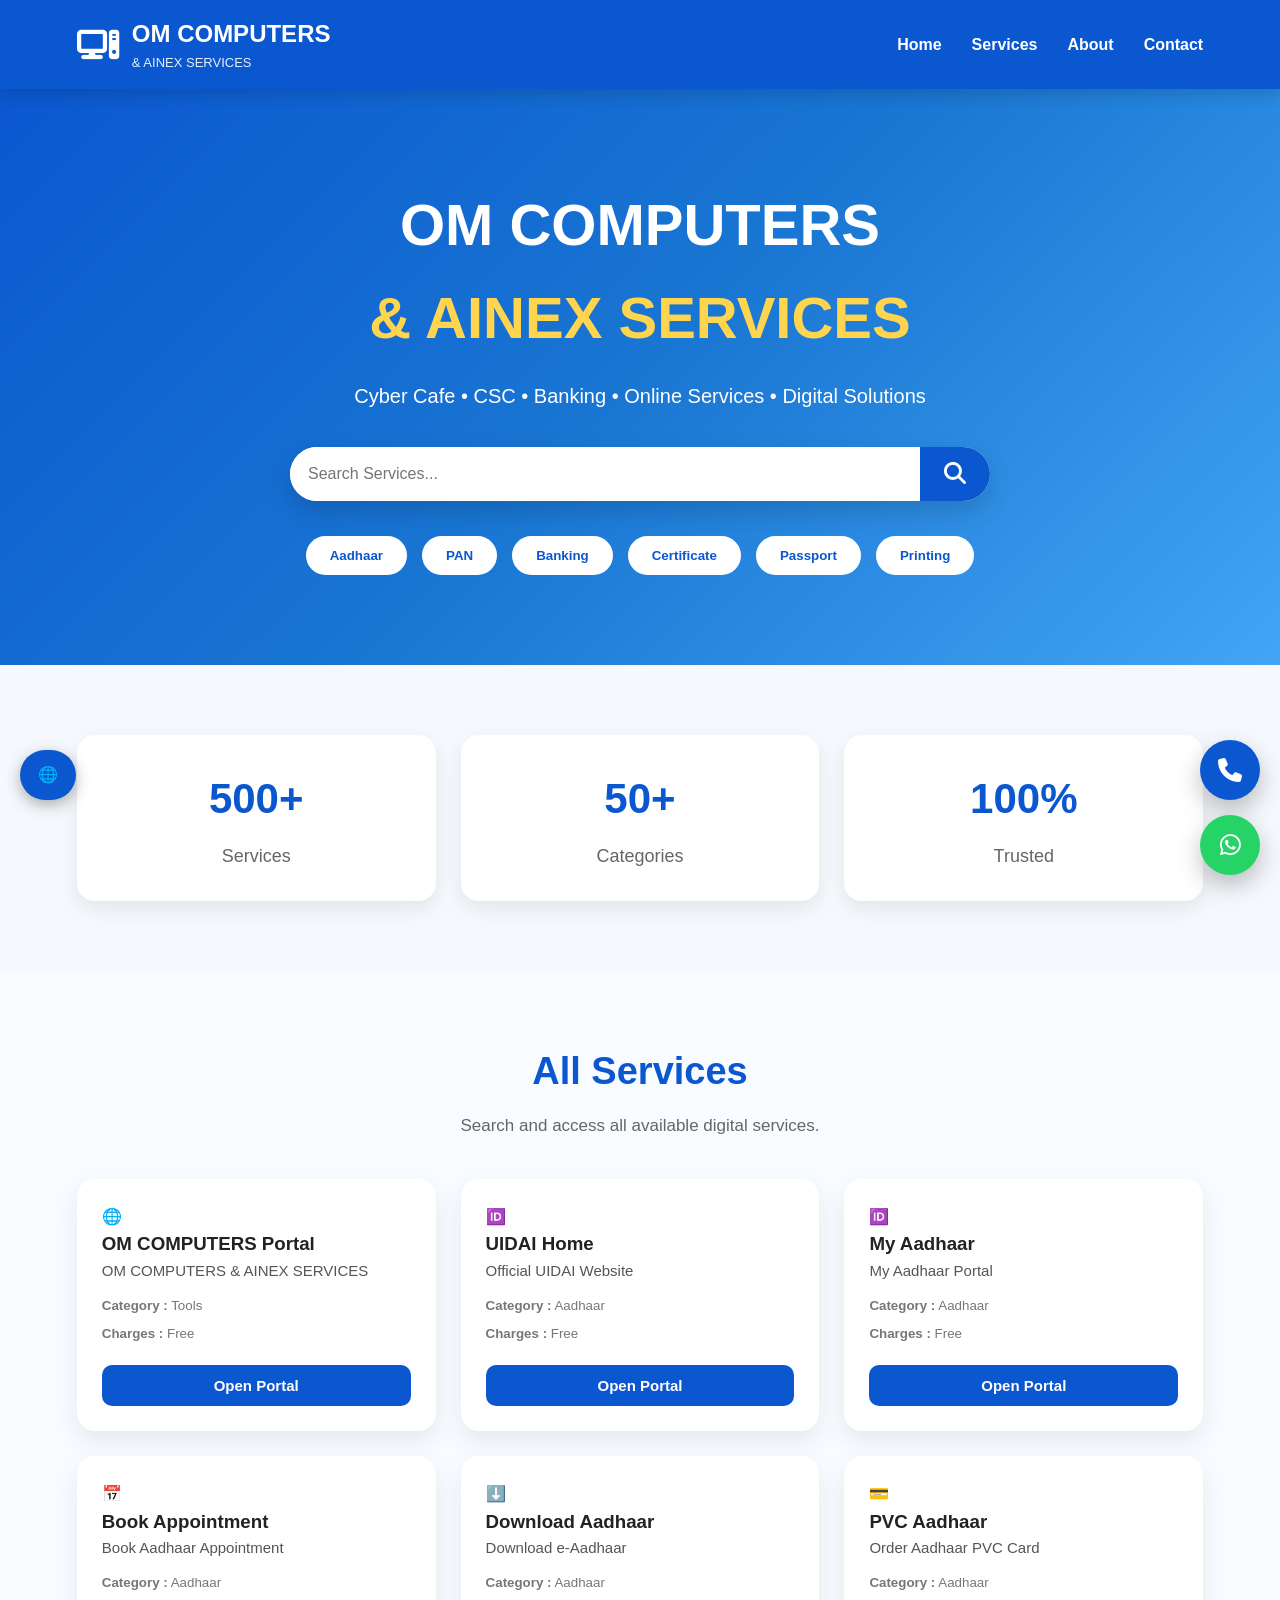
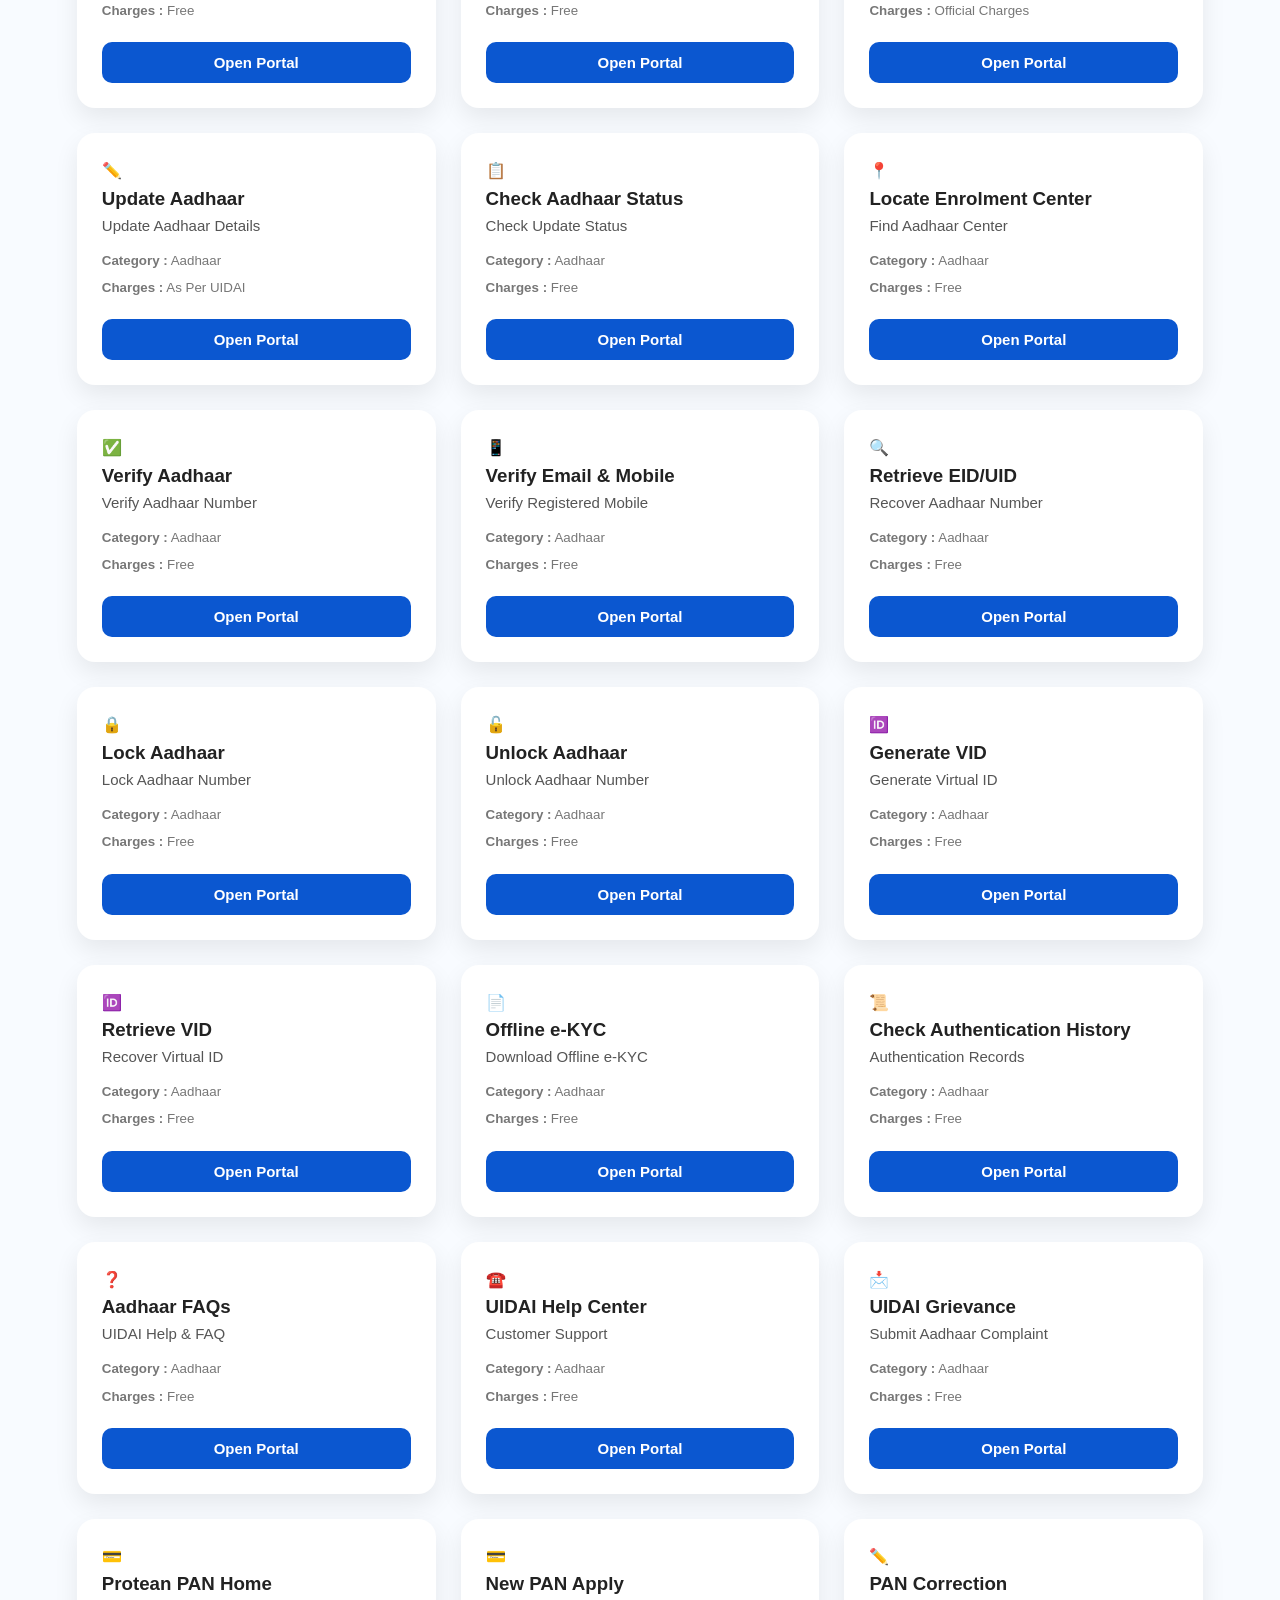
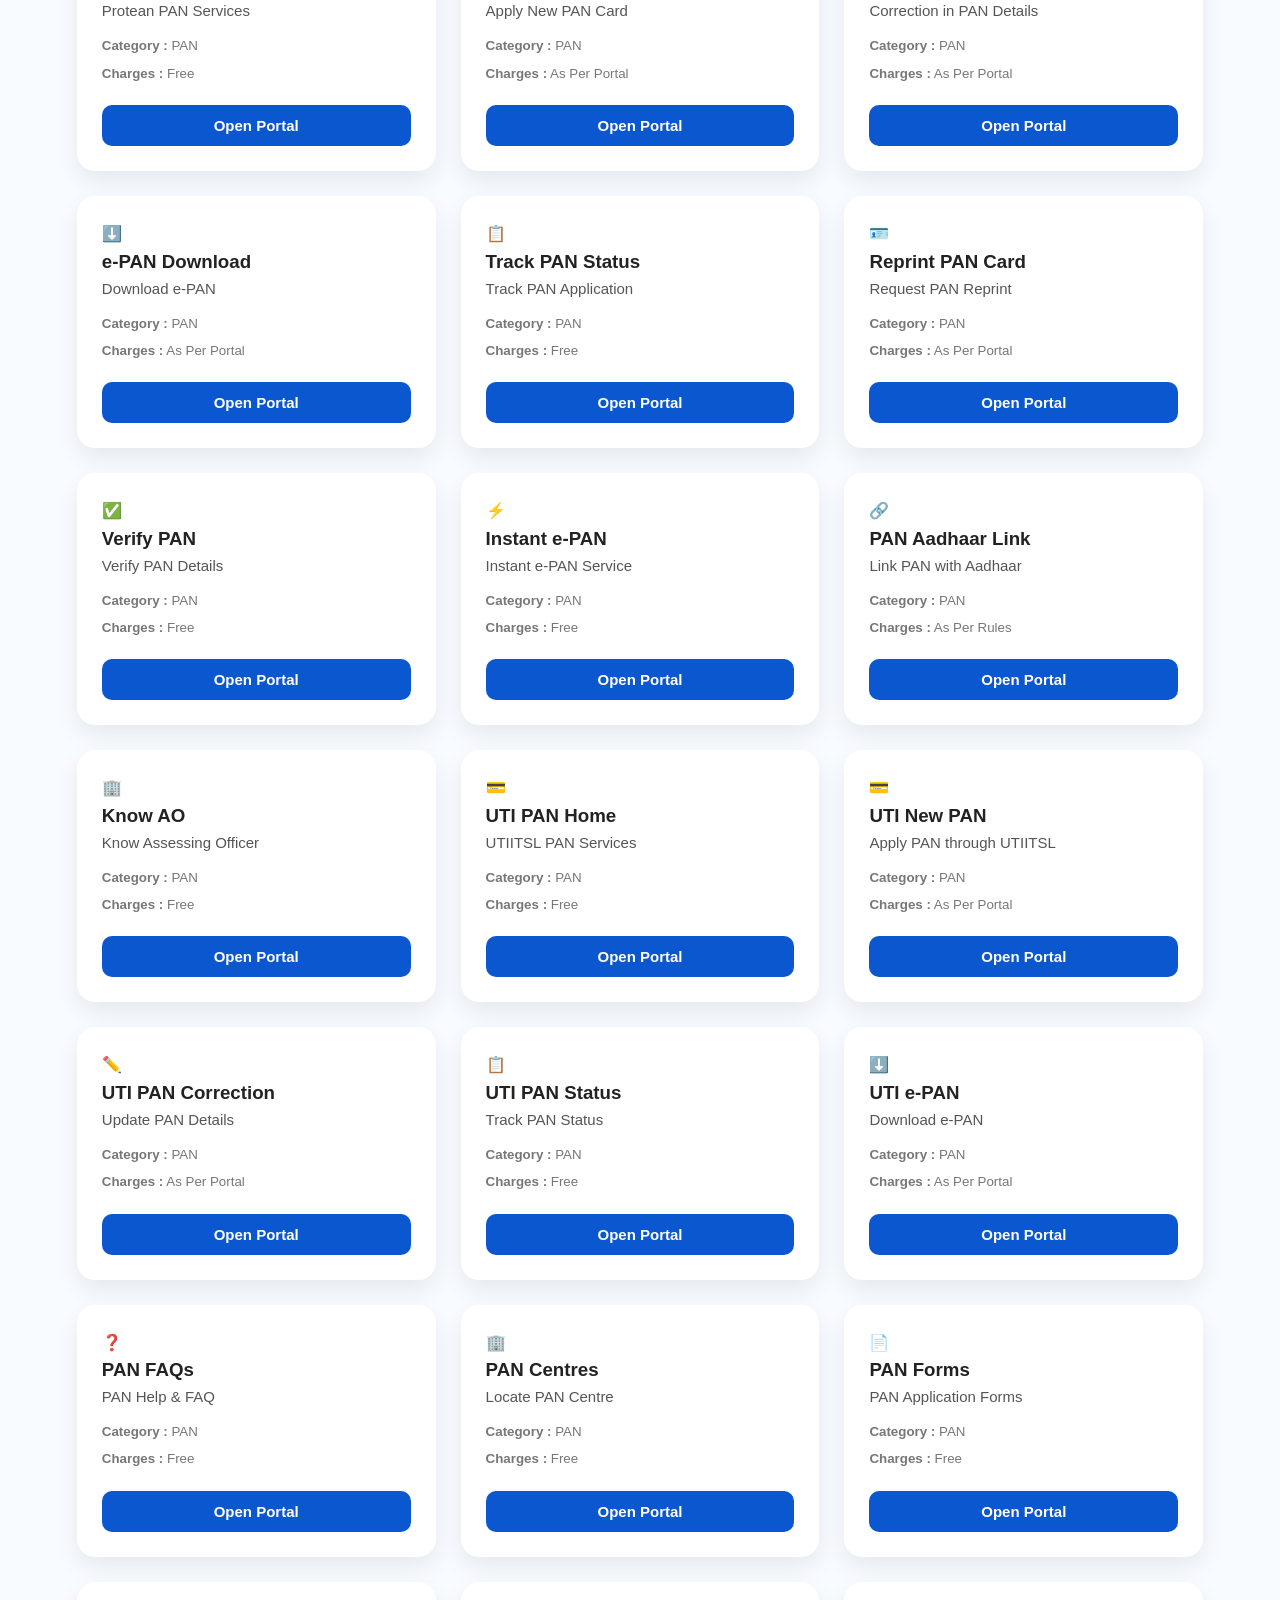
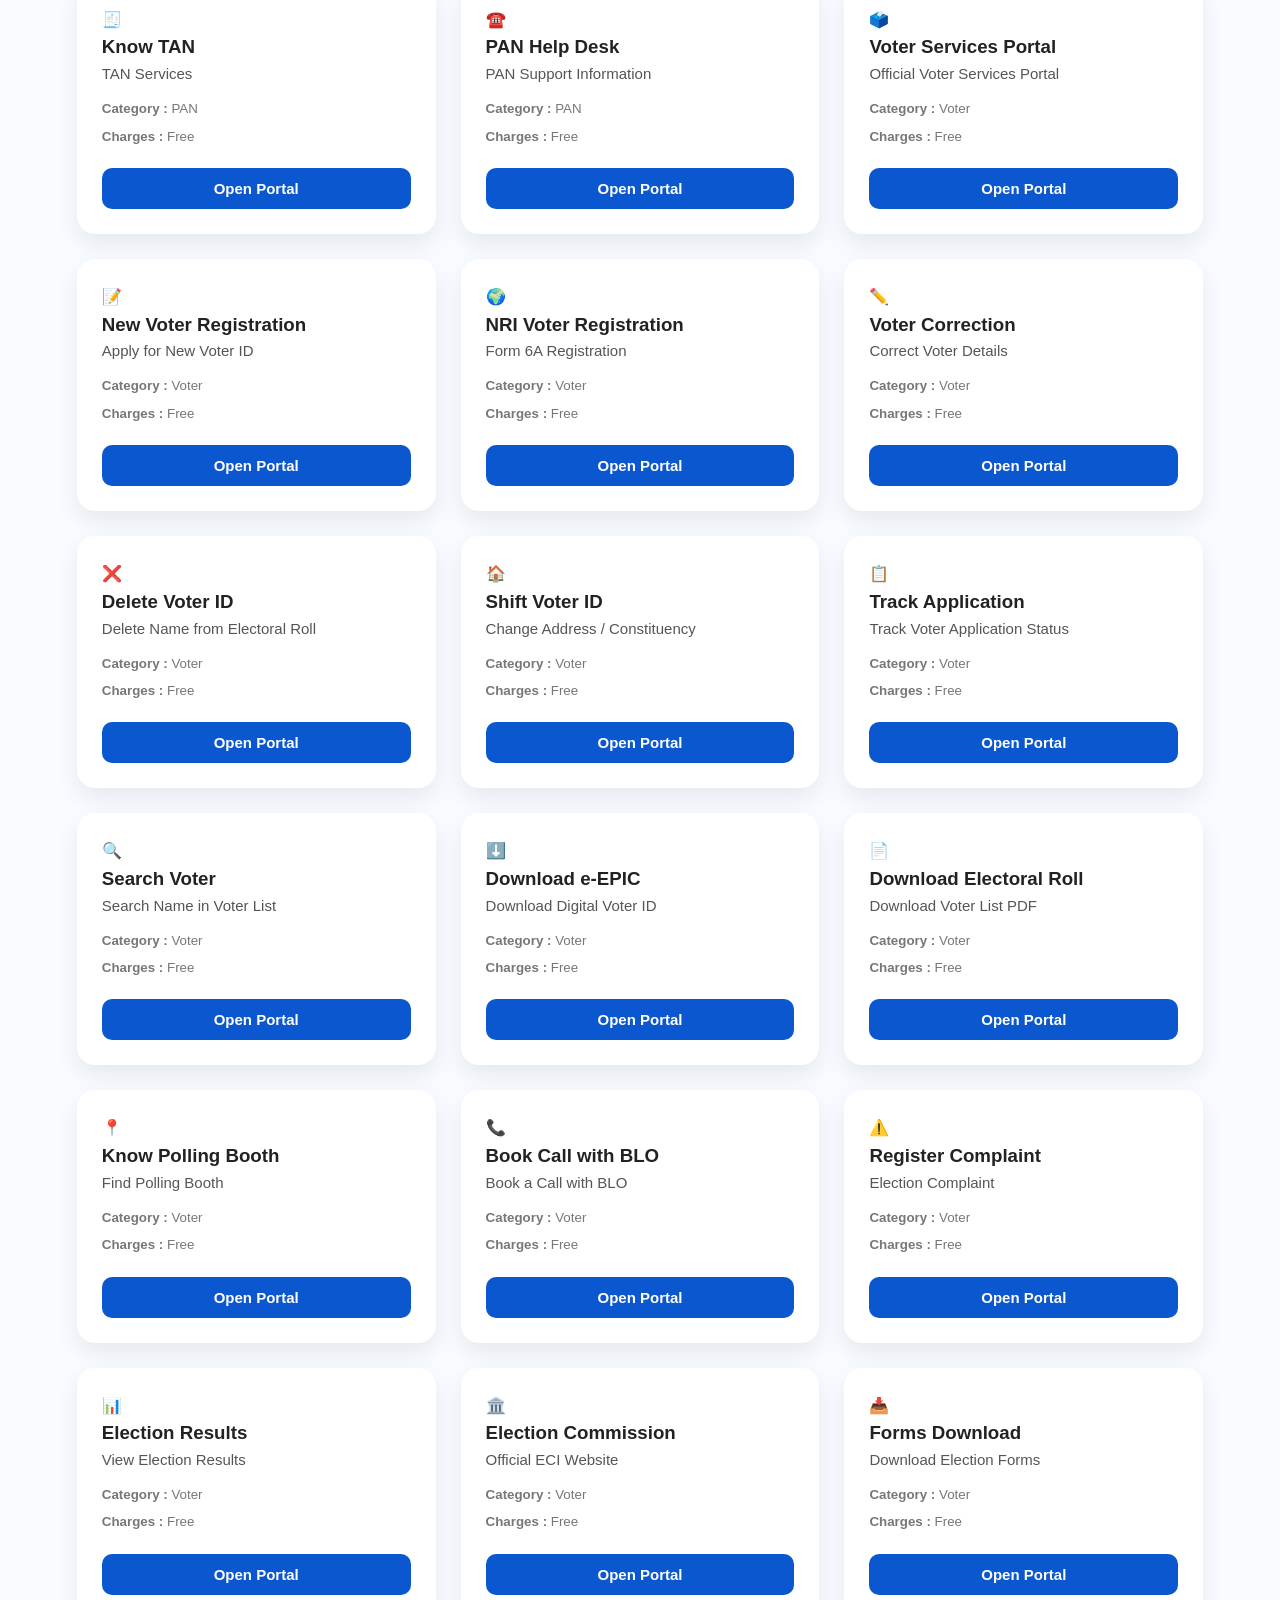
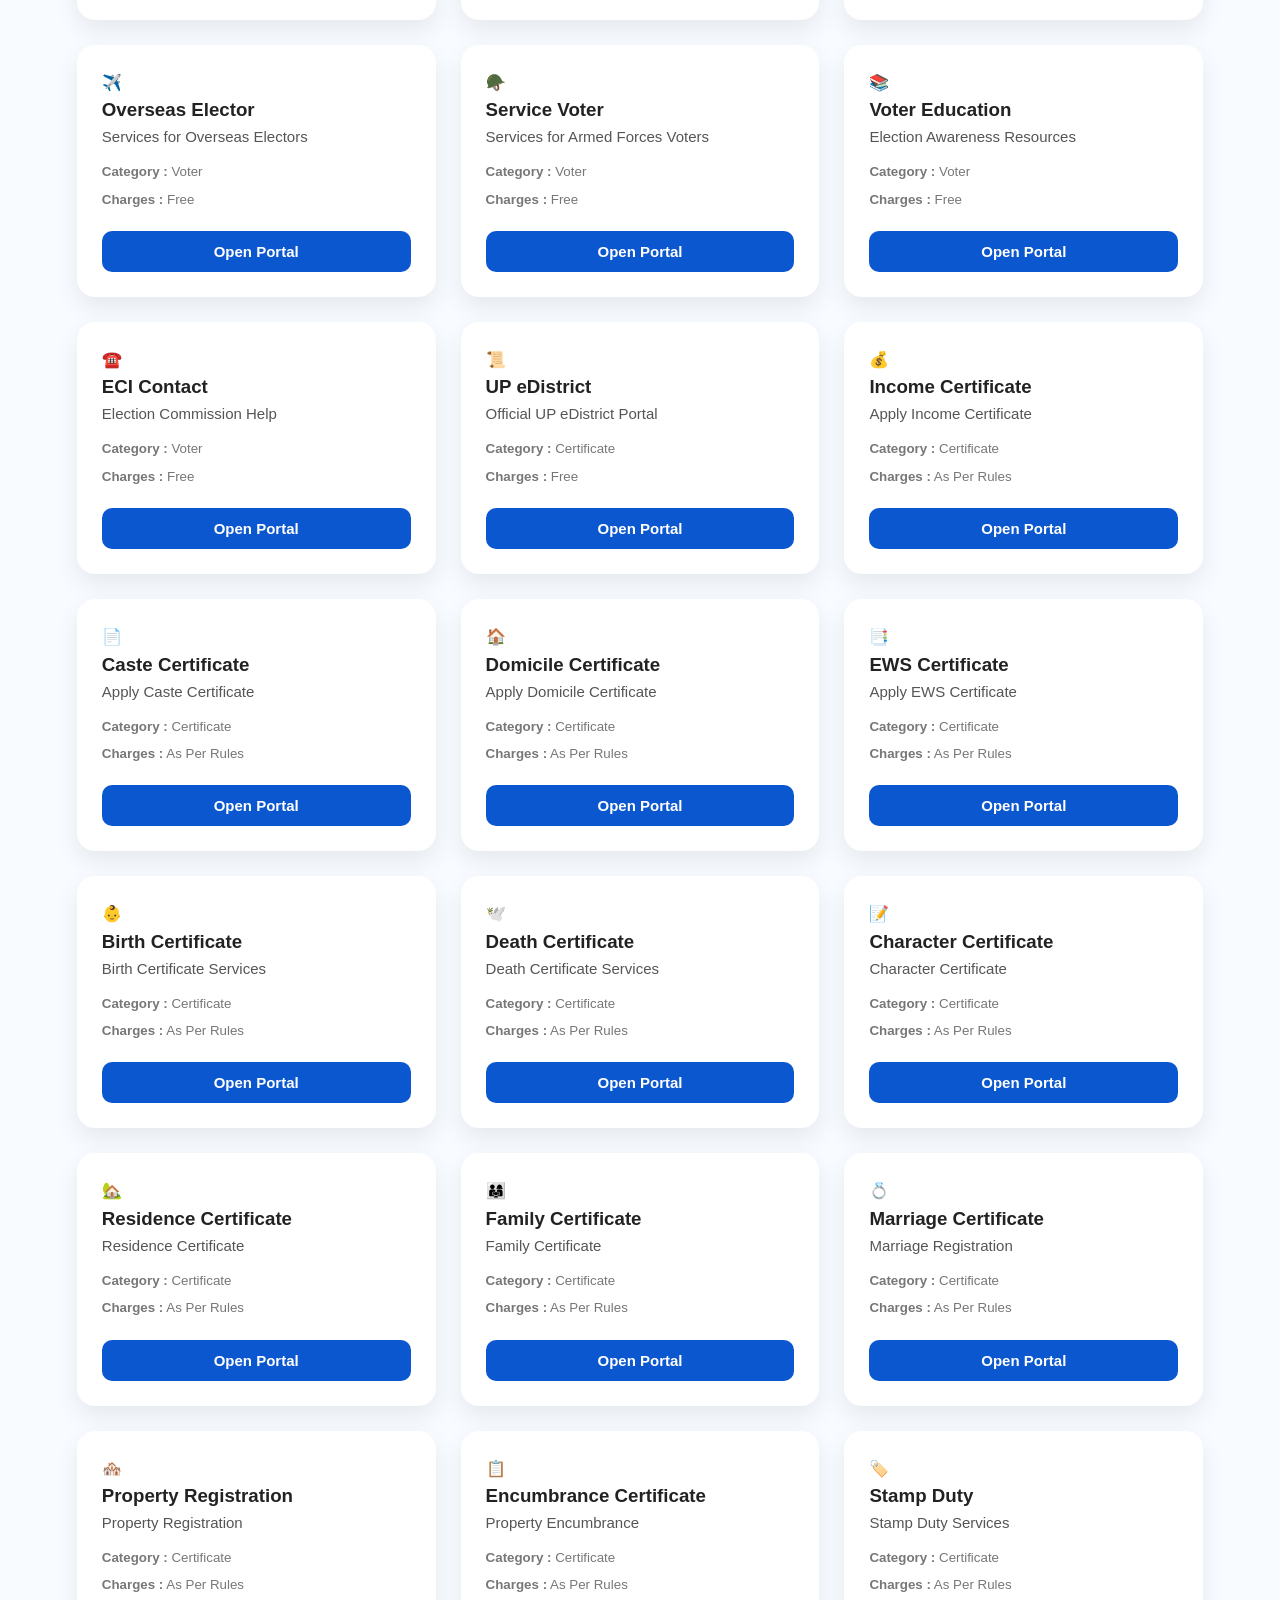
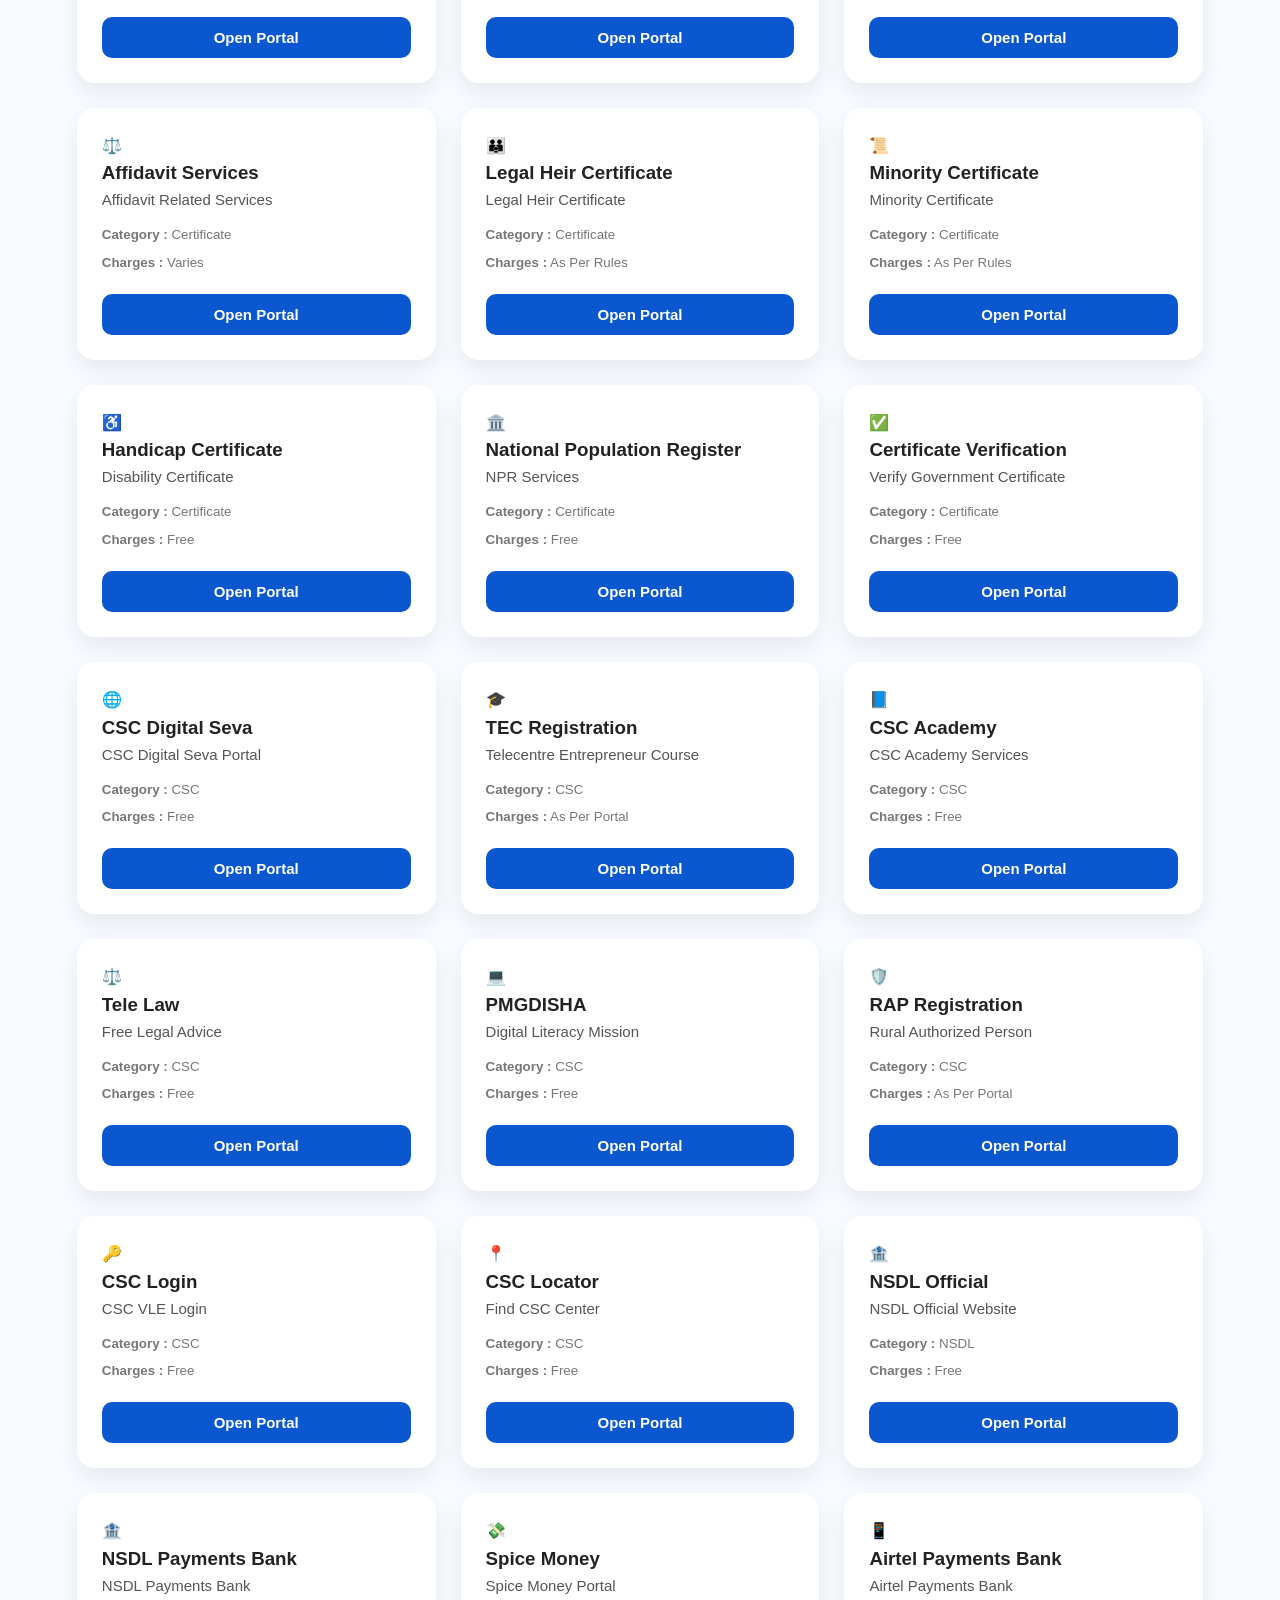
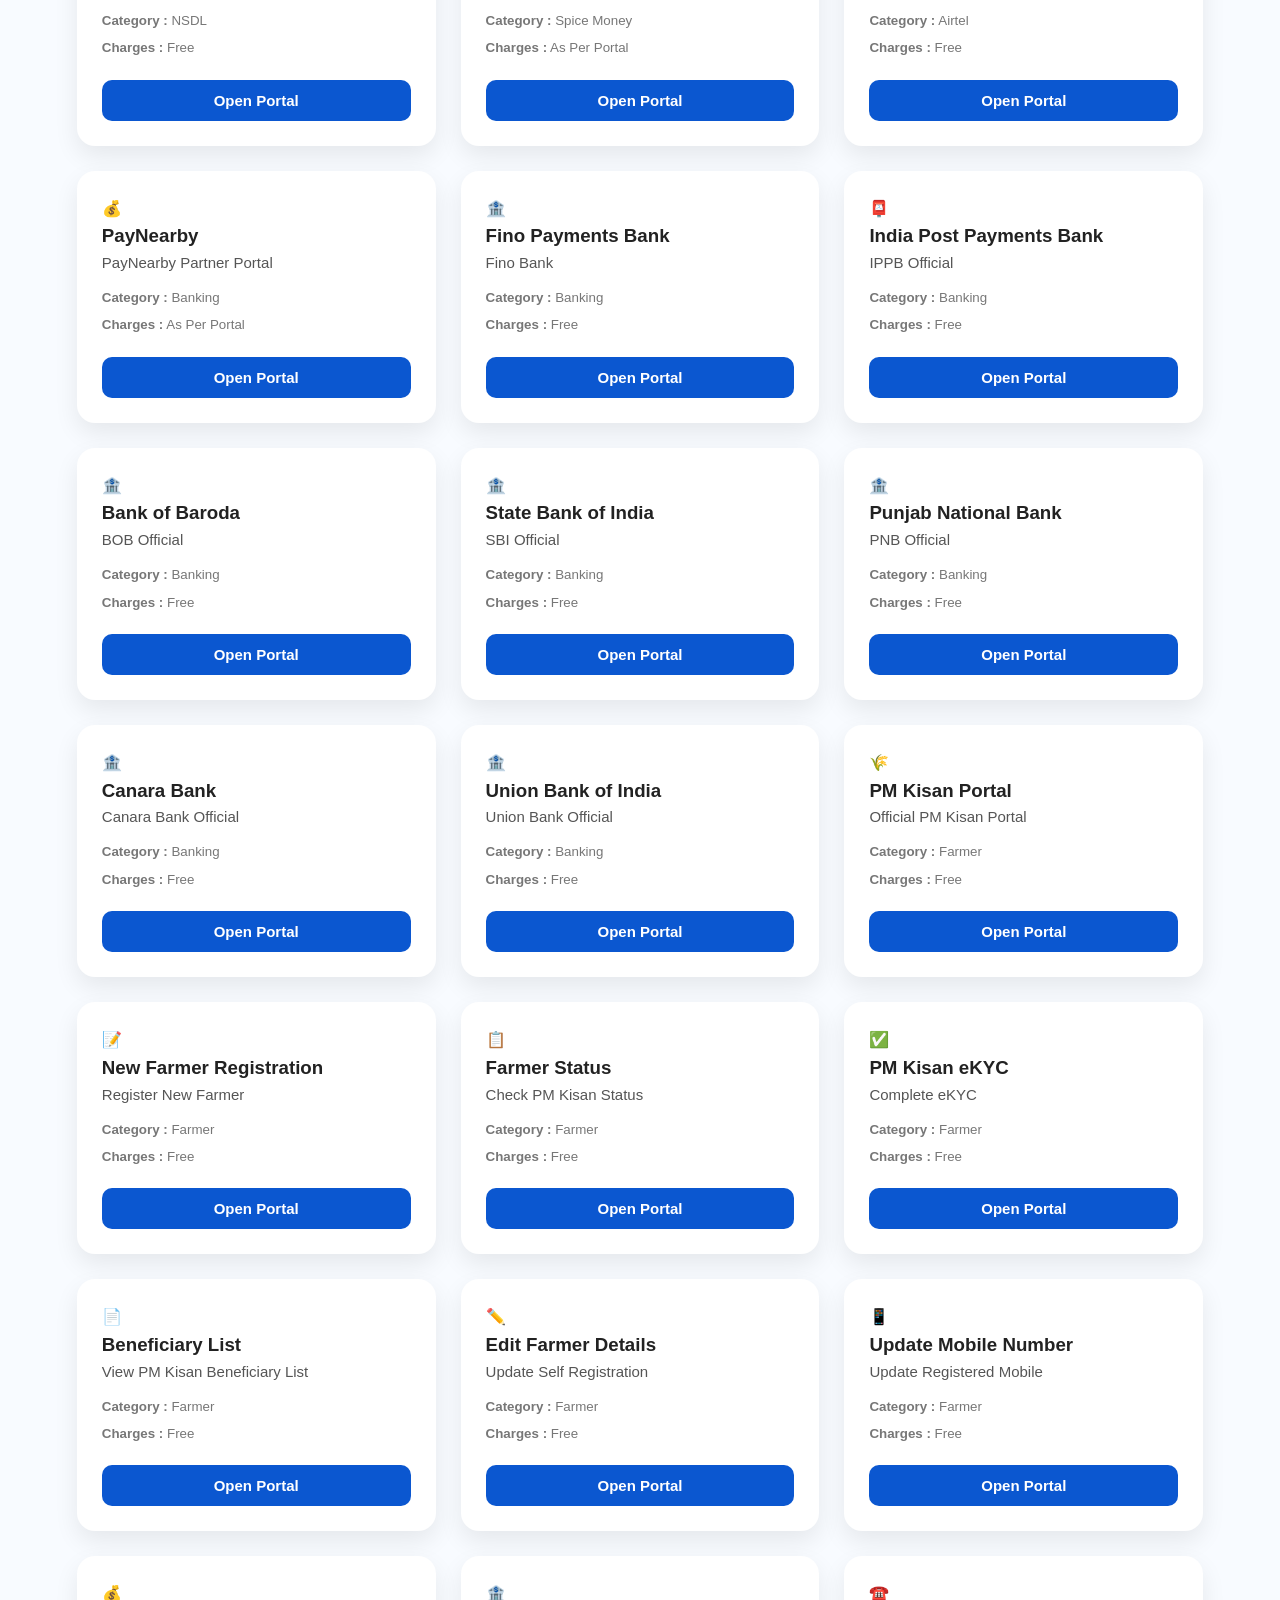
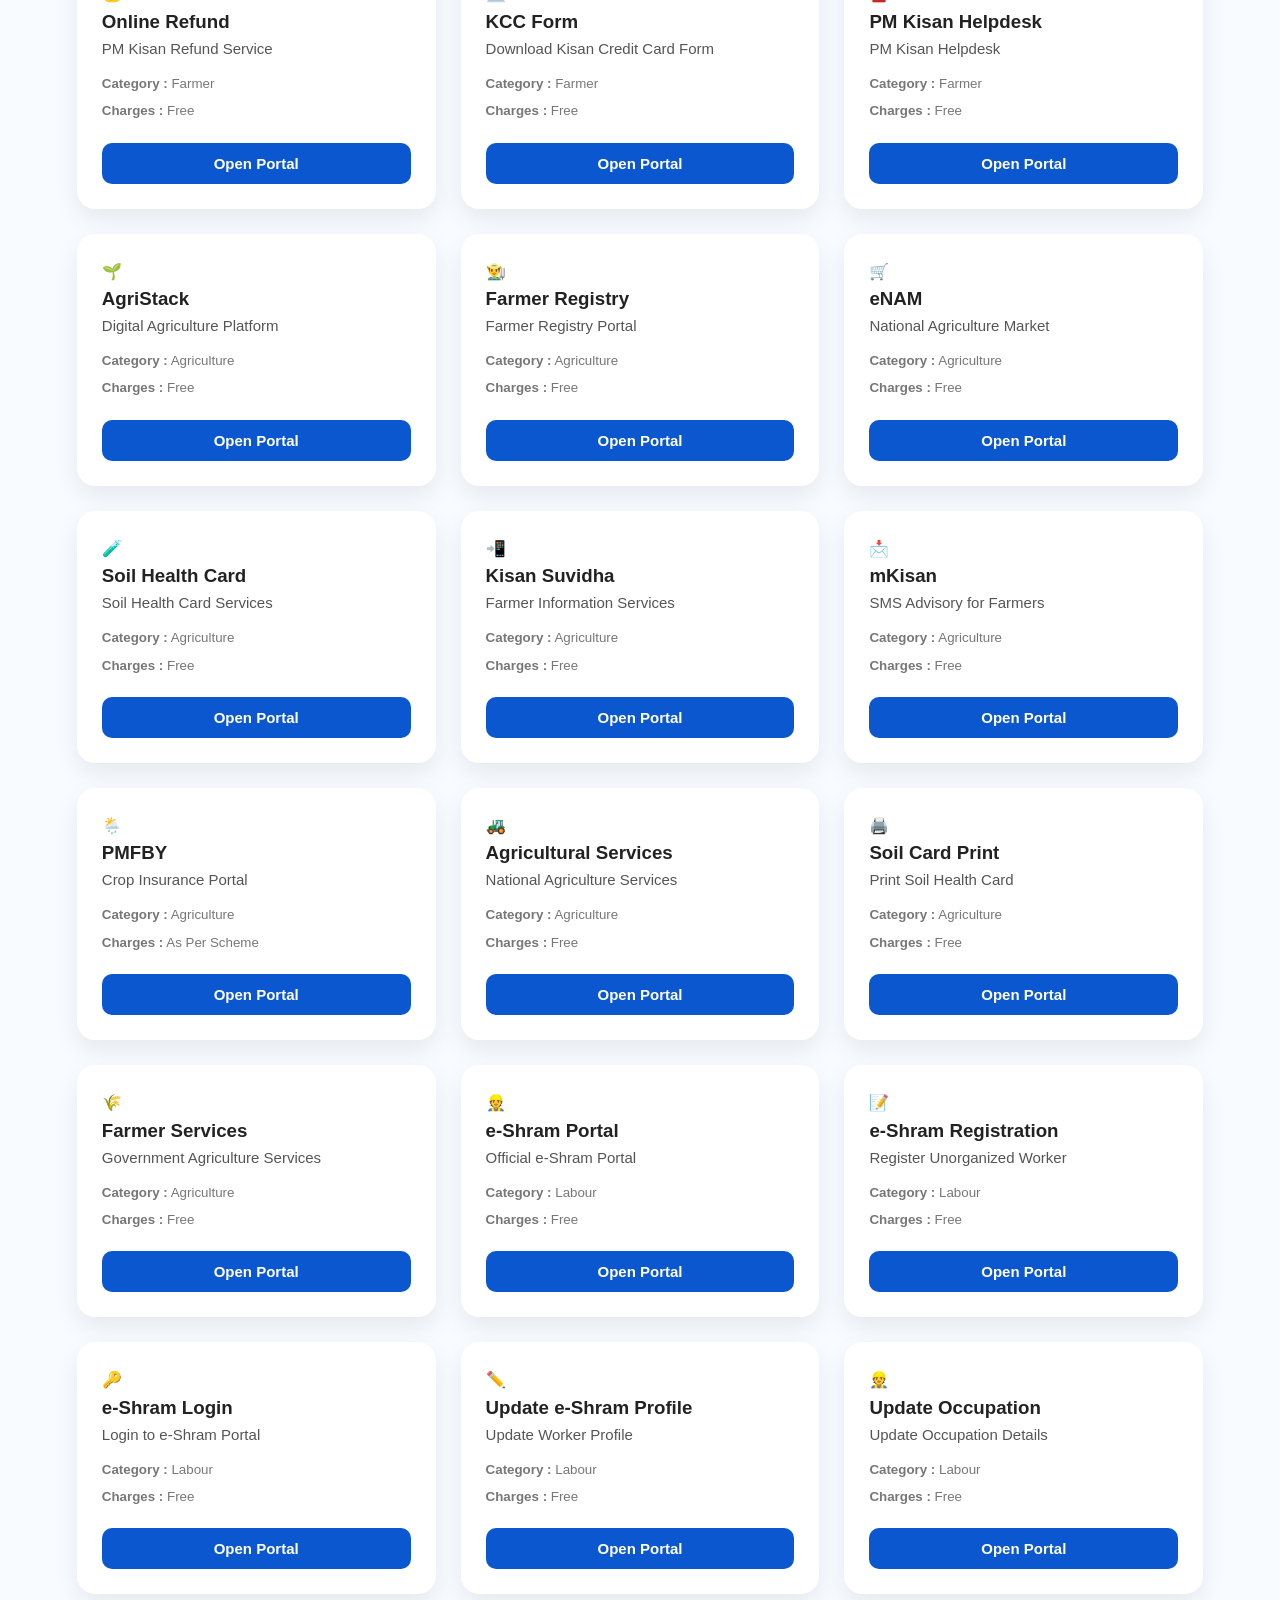
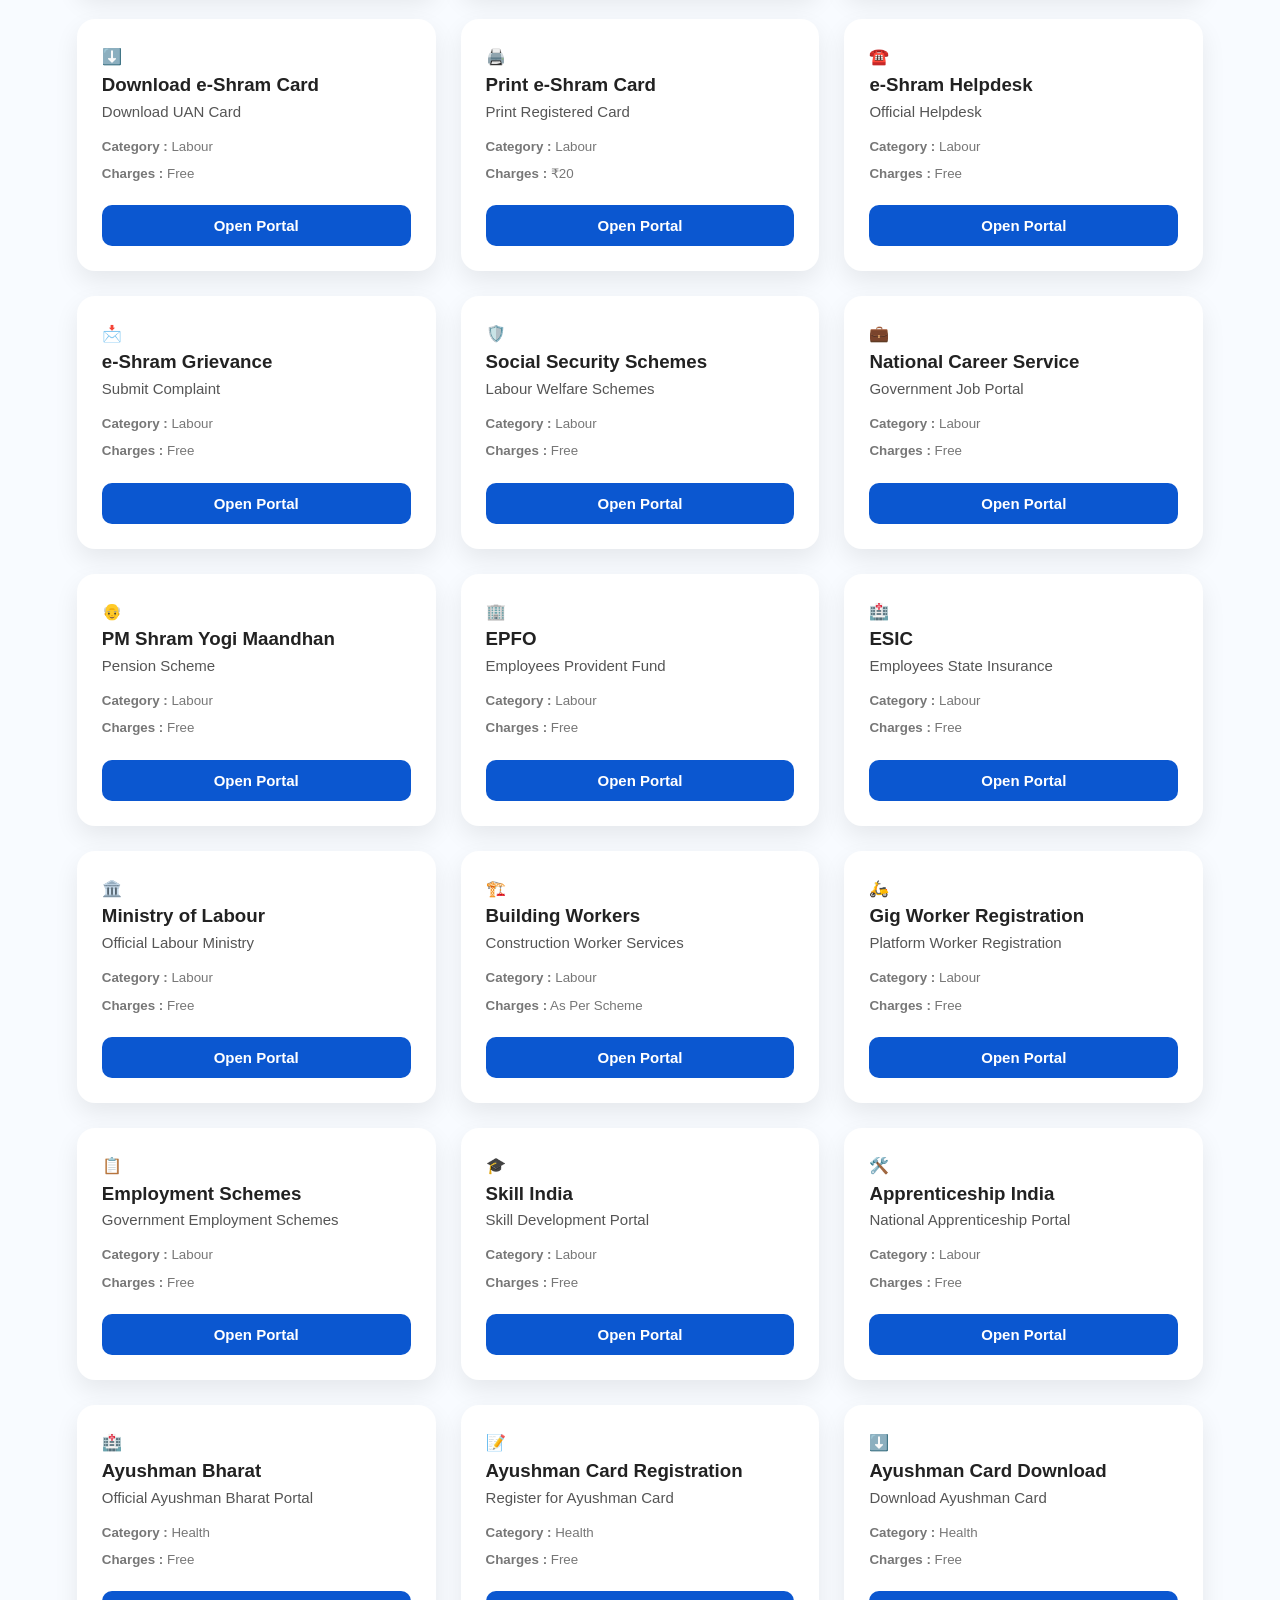
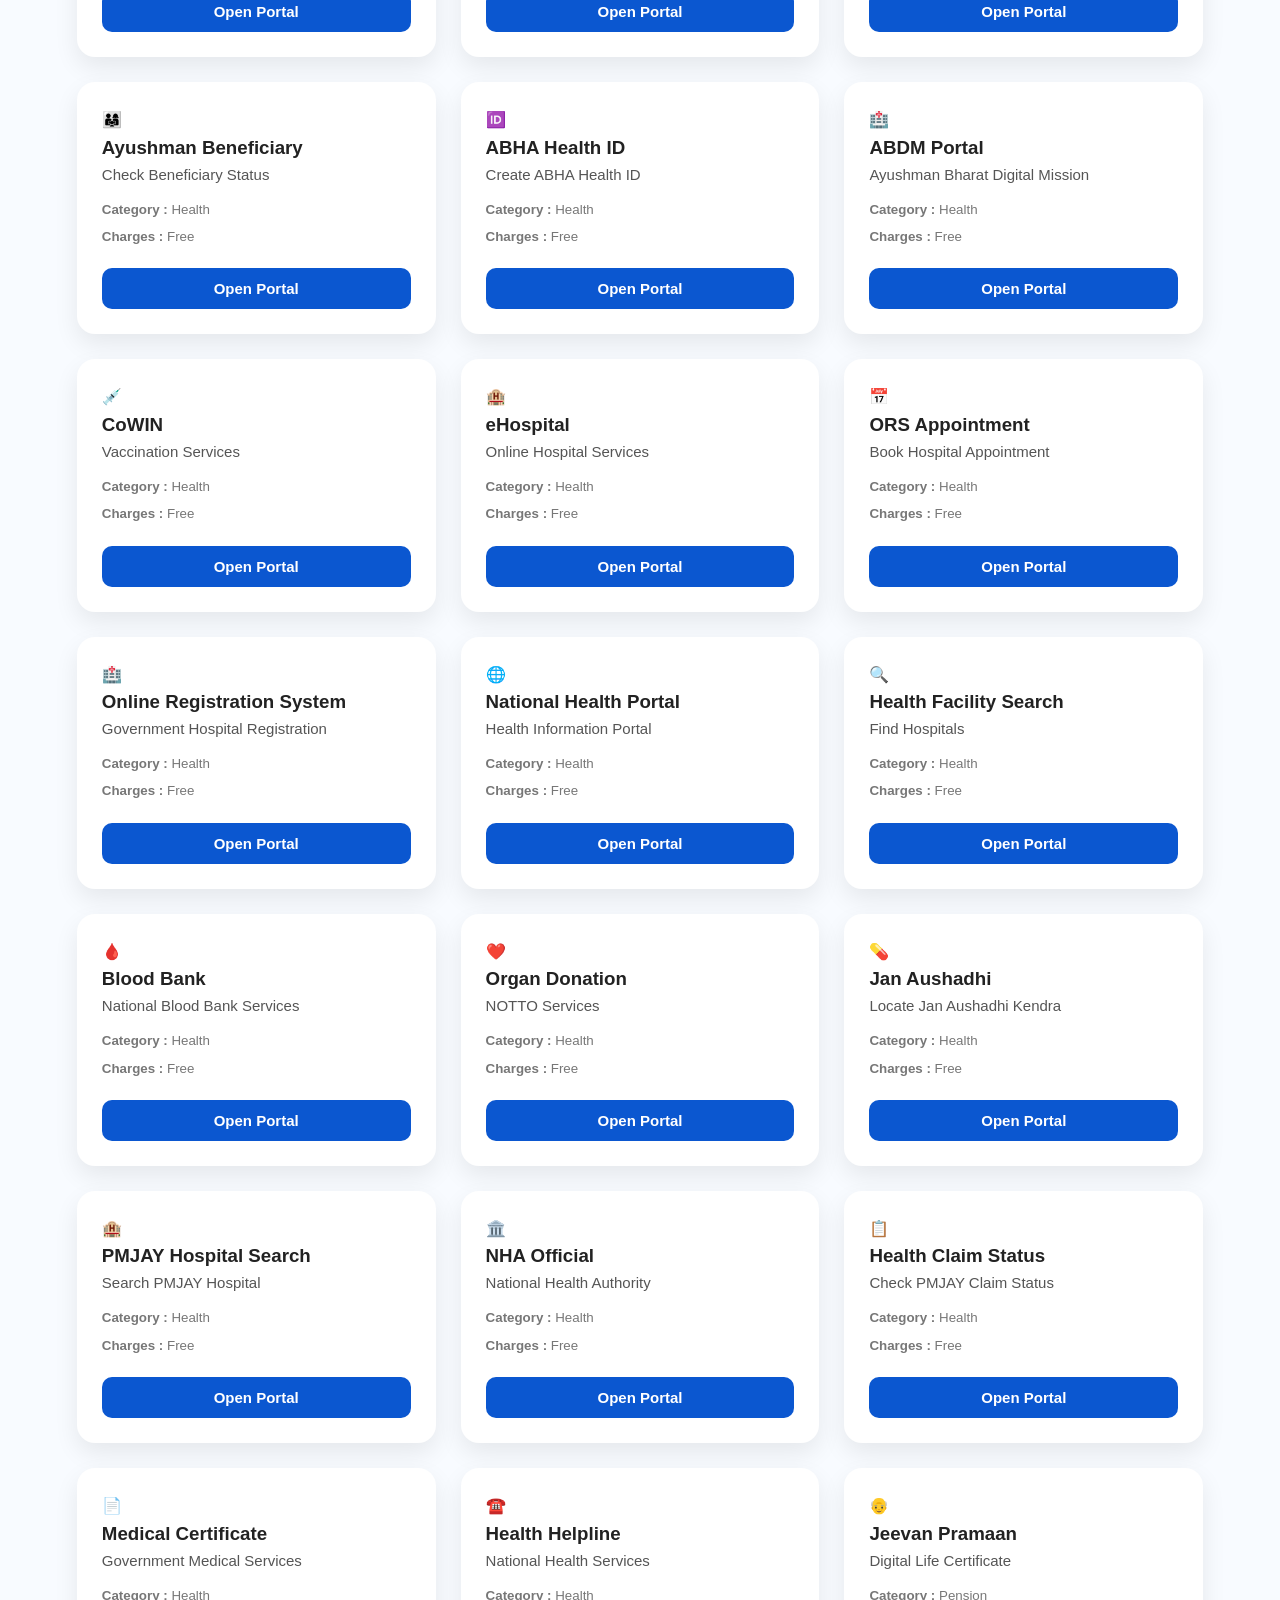
<file: index.html>
<!DOCTYPE html>
<html lang="en">

<head>

<meta charset="UTF-8">

<meta name="viewport" content="width=device-width, initial-scale=1.0">

<title>OM COMPUTERS & AINEX SERVICES</title>

<meta name="description" content="Cyber Cafe | CSC | Banking | Aadhaar | PAN | Online Digital Services">

<link rel="stylesheet" href="style.css">

<link rel="stylesheet"
href="https://cdnjs.cloudflare.com/ajax/libs/font-awesome/6.7.2/css/all.min.css">

</head>

<body>

<!-- ===========================
HEADER
=========================== -->
<header>

<div class="logo">

<i class="fa-solid fa-computer"></i>

<div>

<h2>OM COMPUTERS</h2>

<p>& AINEX SERVICES</p>

</div>

</div>

<nav>

<a href="#home">Home</a>

<a href="#services">Services</a>

<a href="#about">About</a>

<a href="#contact">Contact</a>

</nav>

</header>

<!-- ===========================
HERO
=========================== -->

<section class="hero" id="home">

<div class="hero-content">

<h1>

OM COMPUTERS

<span>& AINEX SERVICES</span>

</h1>

<p>

Cyber Cafe • CSC • Banking • Online Services • Digital Solutions

</p>

<div class="search-box">

<input
type="text"
id="searchInput"
placeholder="Search Services...">

<button>

<i class="fa-solid fa-magnifying-glass"></i>

</button>

</div>

<div class="hero-buttons">

<button>Aadhaar</button>

<button>PAN</button>

<button>Banking</button>

<button>Certificate</button>

<button>Passport</button>

<button>Printing</button>

</div>

</div>

</section>

<!-- ===========================
STATS
=========================== -->

<section class="stats">

<div class="stat-card">

<h2>500+</h2>

<p>Services</p>

</div>

<div class="stat-card">

<h2>50+</h2>

<p>Categories</p>

</div>

<div class="stat-card">

<h2>100%</h2>

<p>Trusted</p>

</div>

</section>

<!-- ===========================
ALL SERVICES
=========================== -->

<section class="services" id="services">

<h2>All Services</h2>

<p class="section-title">
Search and access all available digital services.
</p>

<div id="servicesContainer" class="services-grid">

<!-- data.js se automatic services yaha load hongi -->

</div>

</section>

<!-- ===========================
ABOUT
=========================== -->

<section class="about" id="about">

<h2>About OM COMPUTERS</h2>

<p>

OM COMPUTERS & AINEX SERVICES is your trusted Cyber Cafe and Digital Service Center. We provide Aadhaar, PAN Card, Banking, CSC, Printing, Passport, Government Forms, Online Applications and many other digital services under one roof with fast and secure support.

</p>

</section>
<!-- ===========================
CONTACT
=========================== -->

<section class="contact" id="contact">

<h2>Contact Us</h2>

<div class="contact-card">

<p>
<i class="fa-solid fa-location-dot"></i>
OM COMPUTERS & AINEX SERVICES
</p>

<p>
<i class="fa-solid fa-phone"></i>
9236414171
</p>

<p>
<i class="fa-solid fa-envelope"></i>
omcomputers.online@gmail.com
</p>

<p>
<i class="fa-solid fa-clock"></i>
Open: Monday - Sunday | 8:00 AM - 8:00 PM
</p>

</div>

</section>

<!-- ===========================
FLOATING BUTTONS
=========================== -->

<a href="tel:9236414171" class="floating-call">

<i class="fa-solid fa-phone"></i>

</a>

<a href="https://wa.me/919236414171"

target="_blank"

class="floating-whatsapp">

<i class="fa-brands fa-whatsapp"></i>

</a>

<!-- ===========================
FOOTER
=========================== -->

<footer>

<div class="footer-content">

<h2>OM COMPUTERS & AINEX SERVICES</h2>

<p>

Cyber Cafe • CSC • Banking • Aadhaar • PAN • Online Digital Services

</p>

<div class="footer-links">

<a href="#home">Home</a>

<a href="#categories">Categories</a>

<a href="#services">Services</a>

<a href="#about">About</a>

<a href="#contact">Contact</a>

</div>

<p class="copyright">

© 2026 OM COMPUTERS & AINEX SERVICES. All Rights Reserved.

</p>

</div>

</footer>

<!-- ===========================
JAVASCRIPT FILES
=========================== -->

<script src="data.js"></script>
<script src="script.js"></script>
<script src="data.js"></script>
<script src="script.js"></script>

<!-- YAHAN PASTE KARNA HAI -->
<!-- ===== OTHER SITES POPUP ===== -->

<style>
#otherSitesBtn{
position:fixed;
left:20px;
bottom:100px;
background:#0b57d0;
color:#fff;
padding:12px 18px;
border-radius:30px;
font-weight:bold;
cursor:pointer;
z-index:99999;
box-shadow:0 5px 15px rgba(0,0,0,.3);
}

#otherPopup{
display:none;
position:fixed;
top:0;
left:0;
width:100%;
height:100%;
background:rgba(0,0,0,.6);
z-index:999999;
}

#popupBox{
background:#fff;
width:90%;
max-width:500px;
margin:40px auto;
padding:20px;
border-radius:15px;
max-height:85%;
overflow:auto;
}

#popupBox h2{
text-align:center;
margin-bottom:20px;
color:#0b57d0;
}

#popupBox a{
display:block;
padding:12px;
margin:10px 0;
background:#f5f5f5;
border-radius:8px;
text-decoration:none;
color:#222;
font-weight:bold;
}

#popupBox a:hover{
background:#0b57d0;
color:#fff;
}

#closePopup{
margin-top:20px;
width:100%;
padding:12px;
background:red;
color:#fff;
border:none;
border-radius:8px;
font-size:16px;
cursor:pointer;
}
</style>

<div id="otherSitesBtn">🌐</div>

<div id="otherPopup">

<div id="popupBox">

<h2>🌐</h2>

<a href="https://www.omcomputers.online" target="_blank">
🫡 CLICK HEAR 👈
</a>

<button id="closePopup">❌ Close</button>

</div>

</div>

<script>
const popup=document.getElementById("otherPopup");

document.getElementById("otherSitesBtn").onclick=function(){
popup.style.display="block";
};

document.getElementById("closePopup").onclick=function(){
popup.style.display="none";
};

popup.onclick=function(e){
if(e.target===popup){
popup.style.display="none";
}
};
</script>

<!-- ===== END OTHER SITES POPUP ===== -->
</body>
</html>
</file>
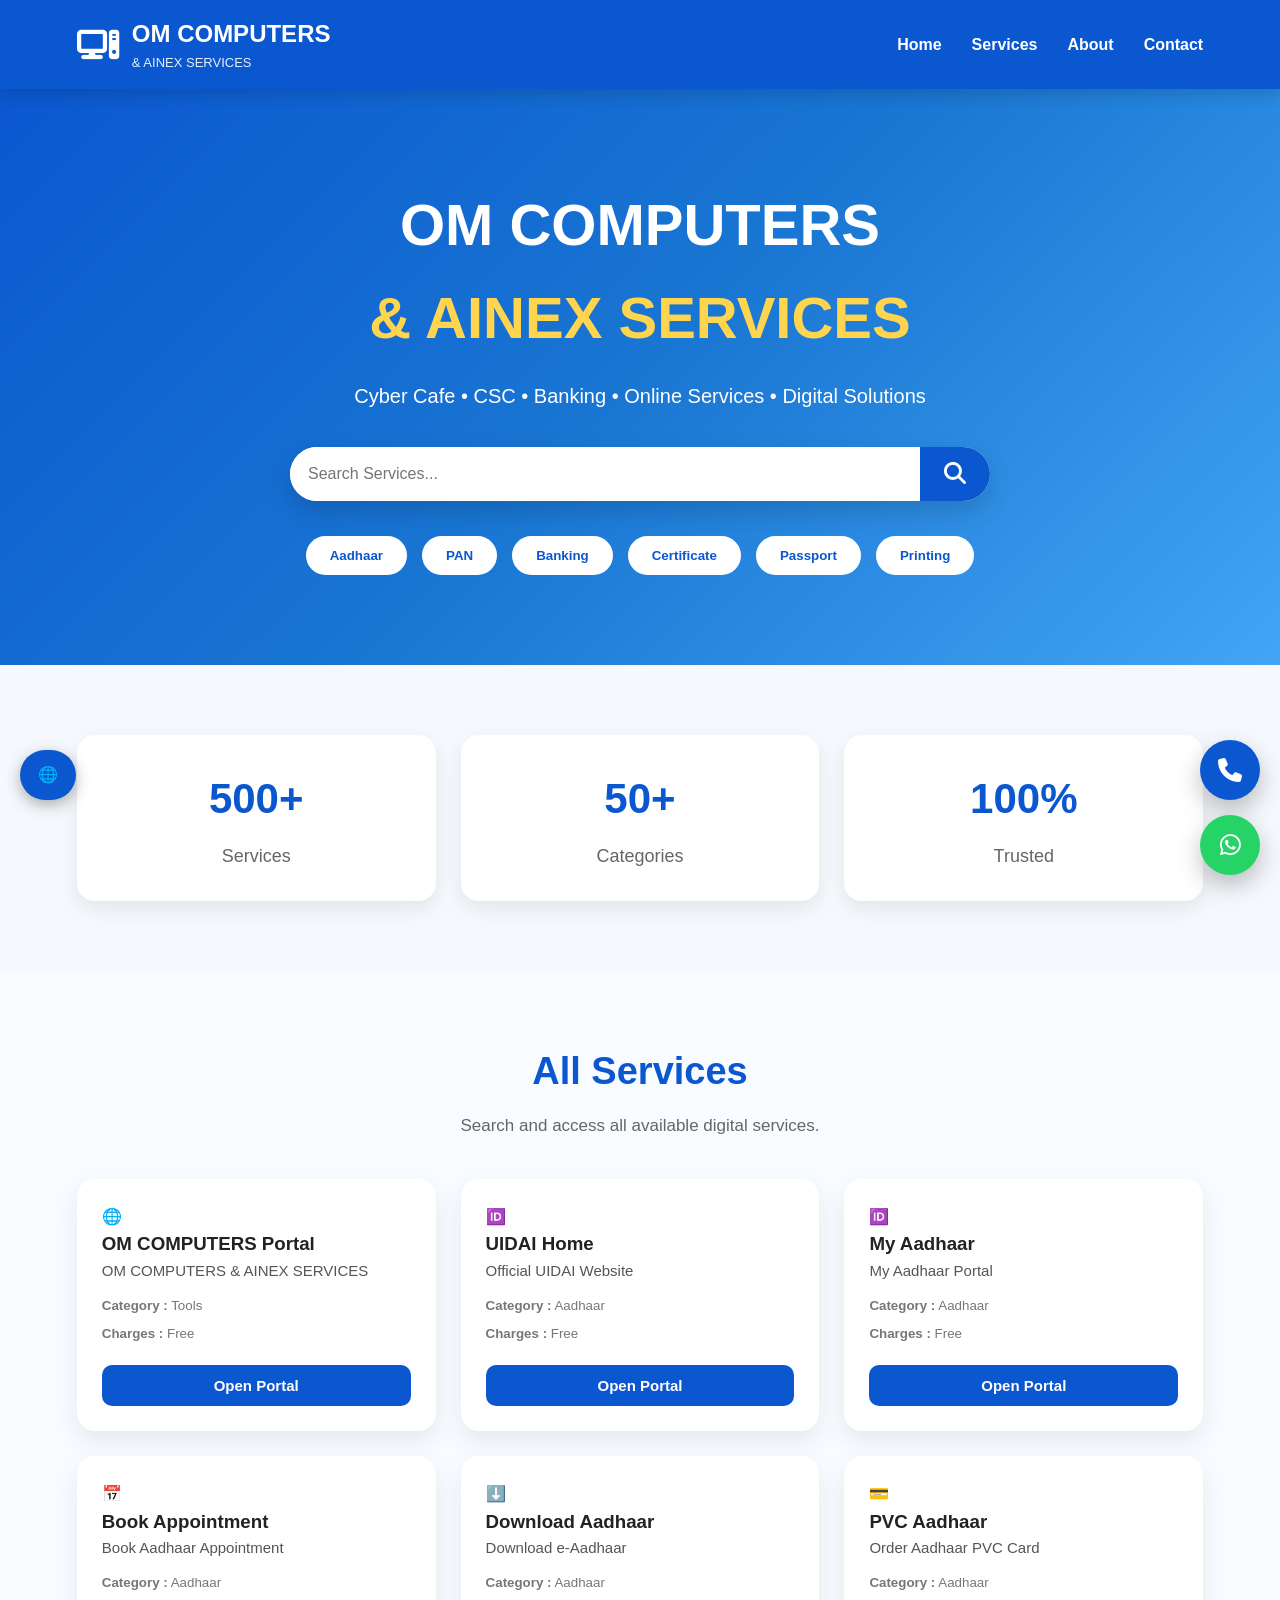
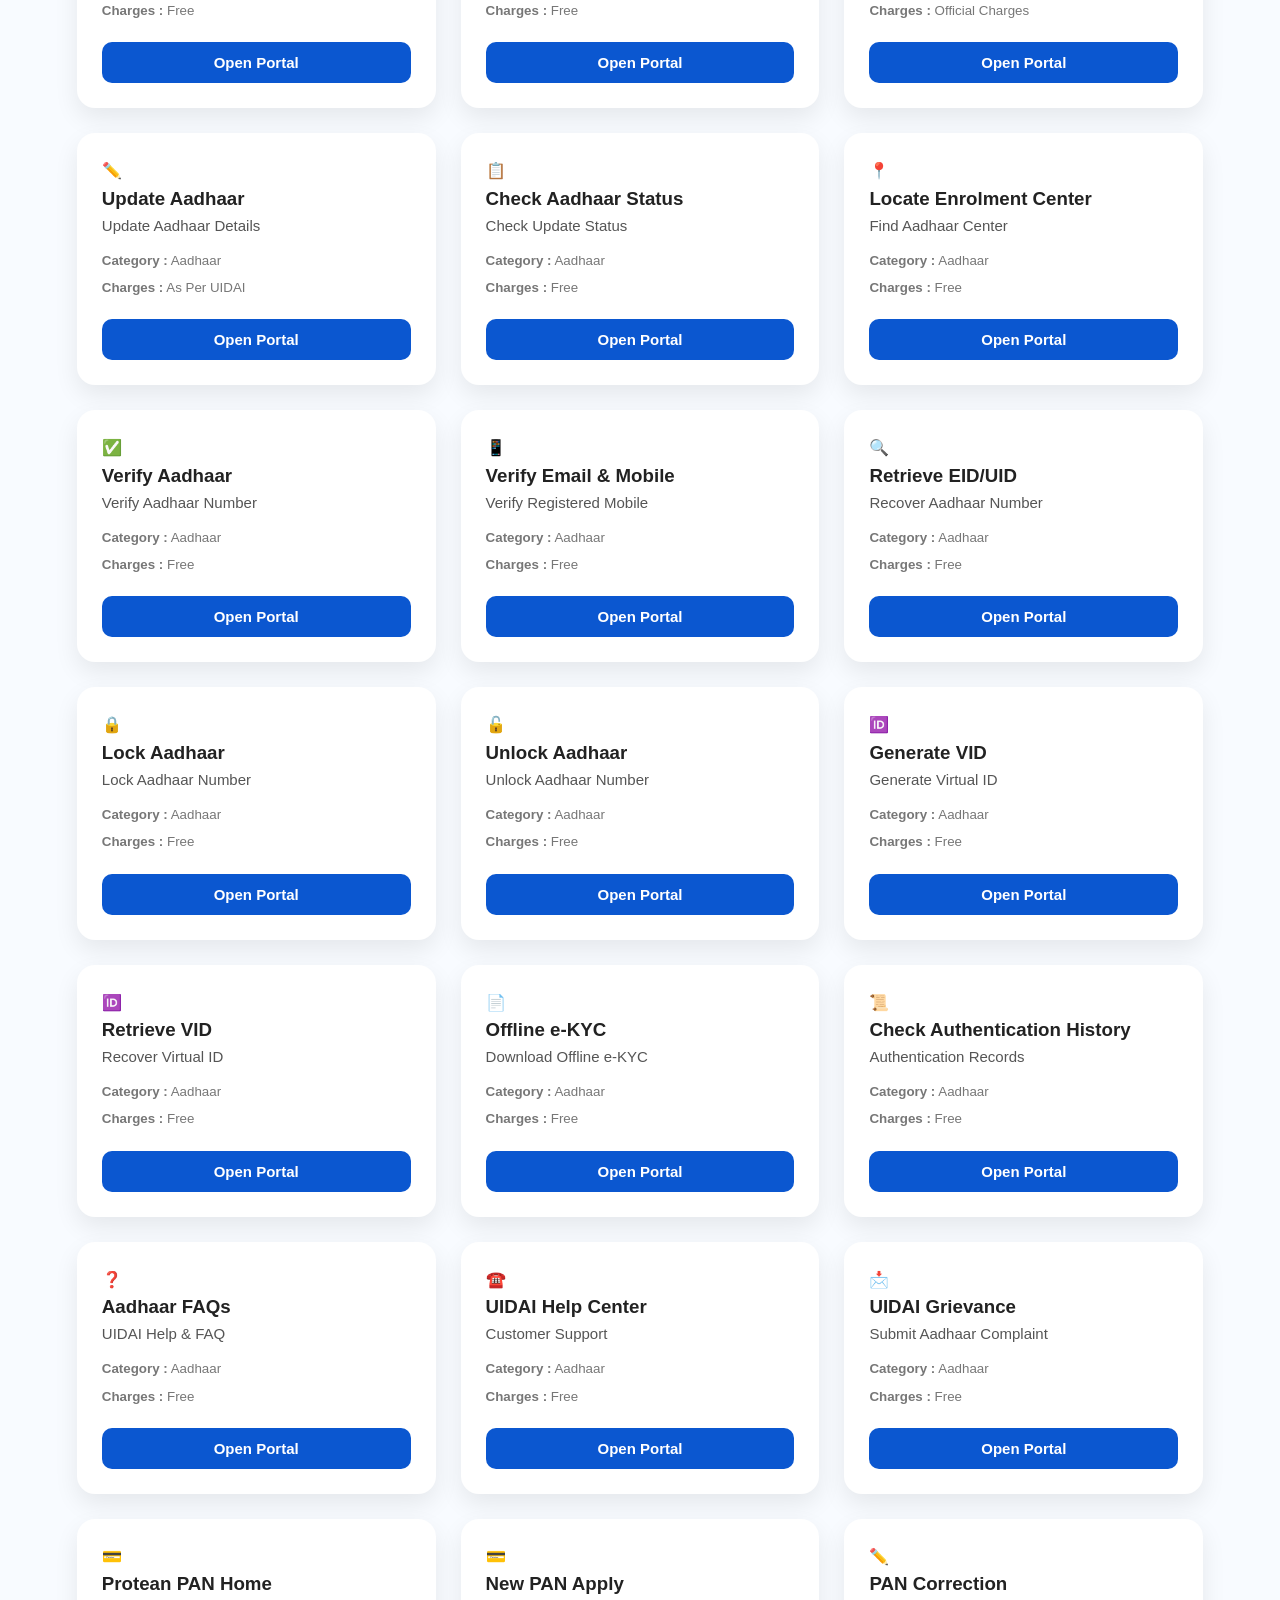
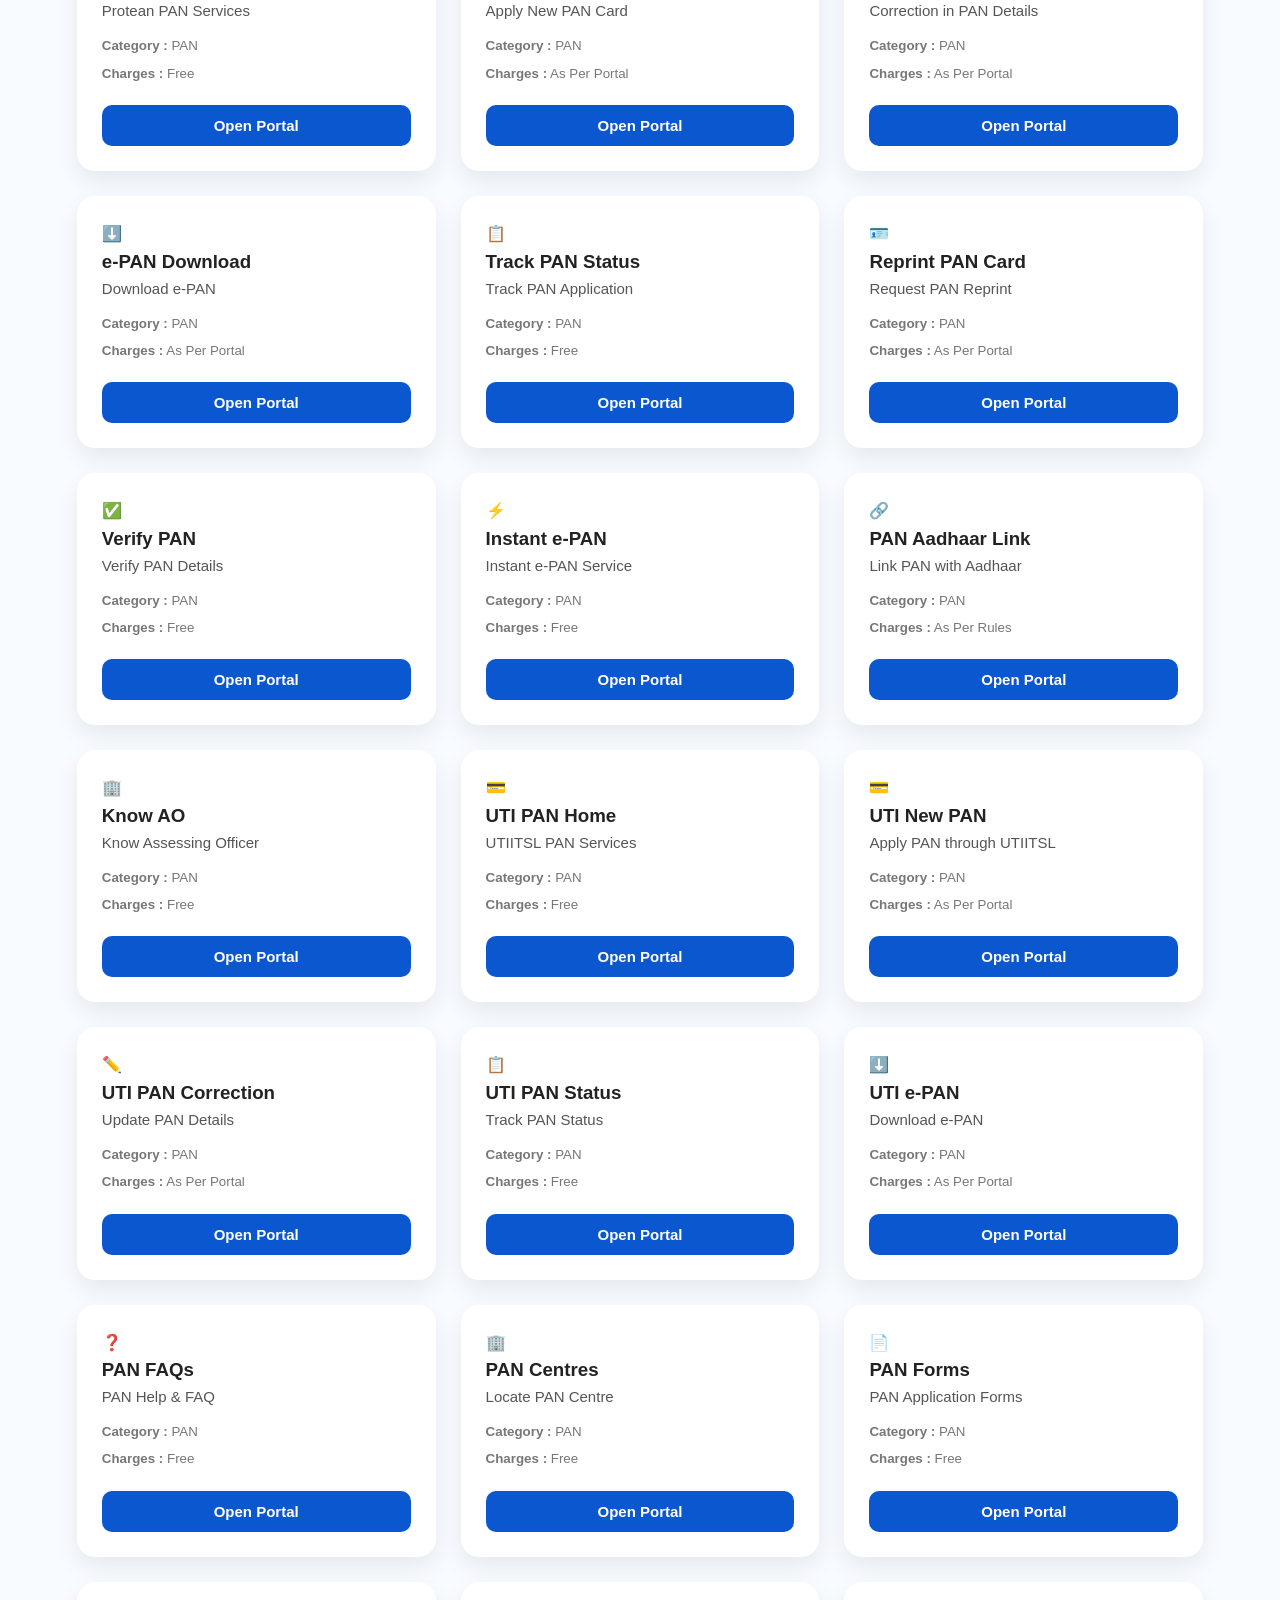
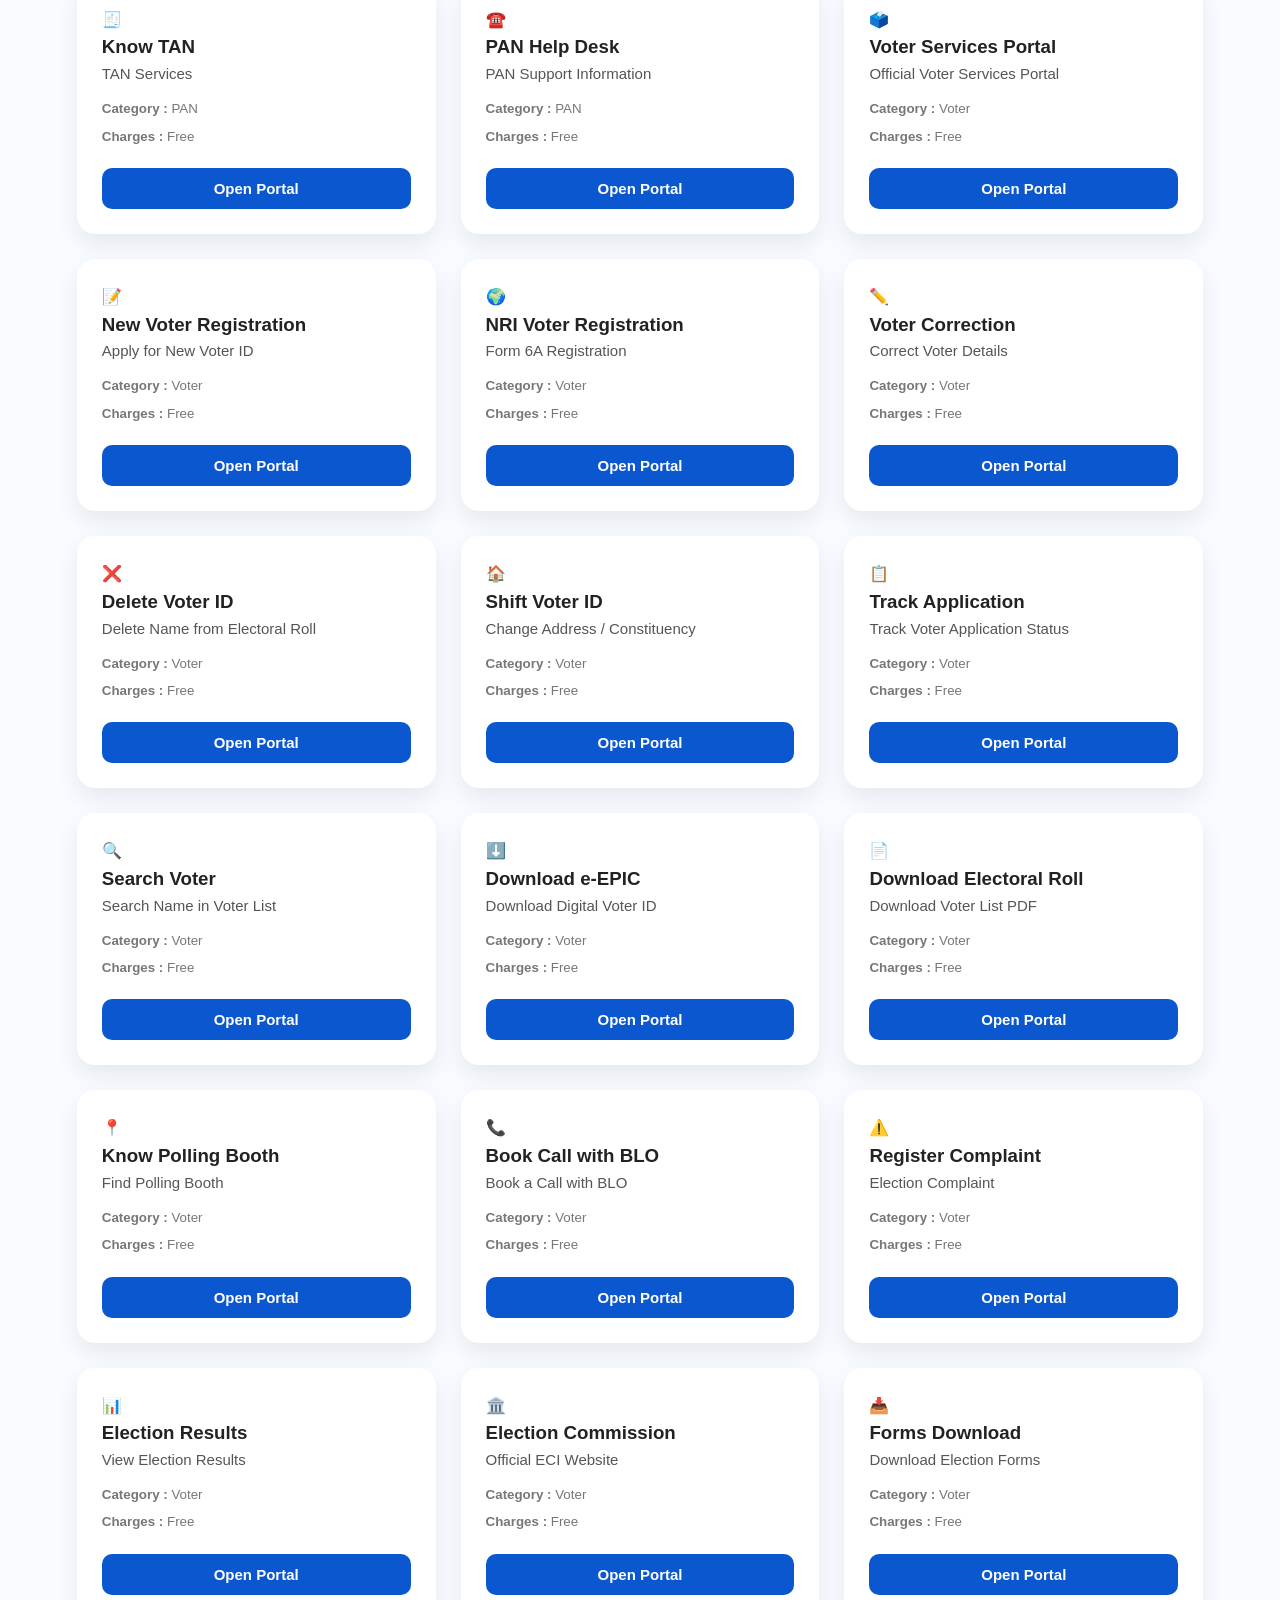
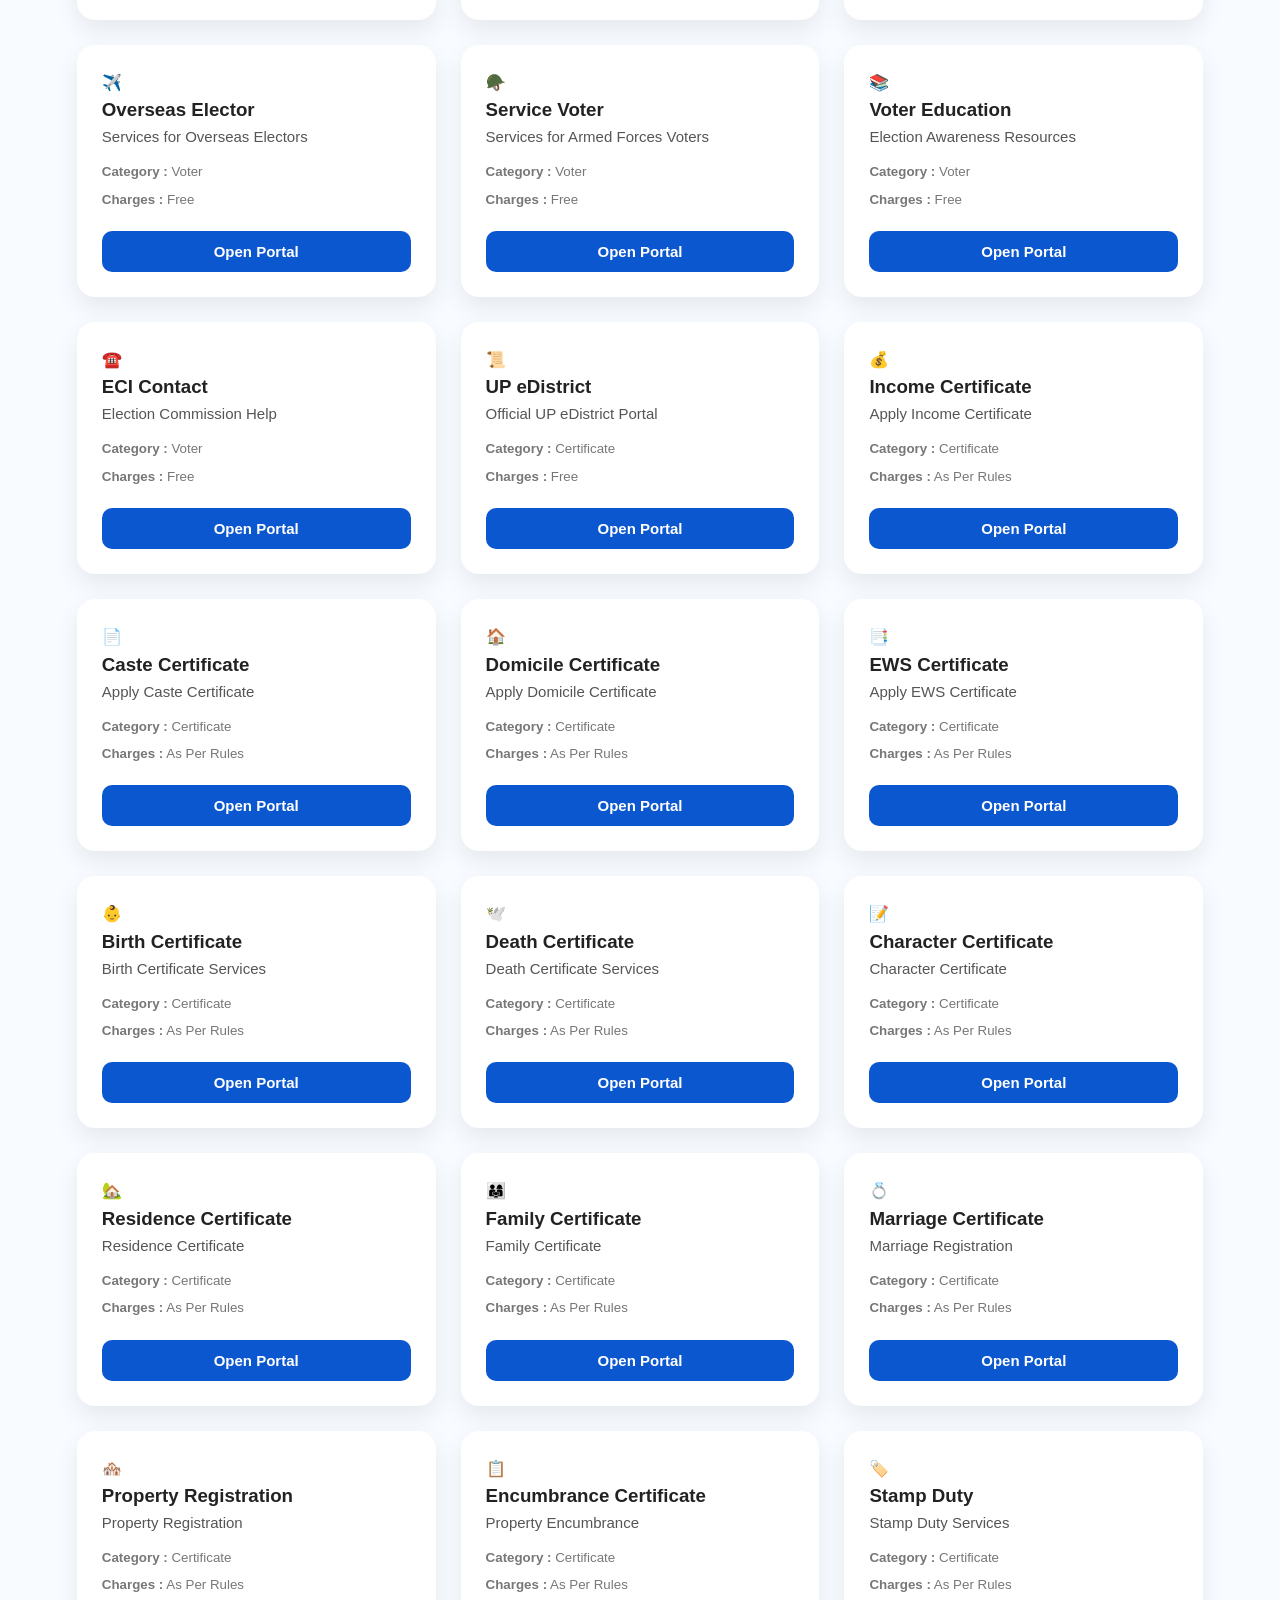
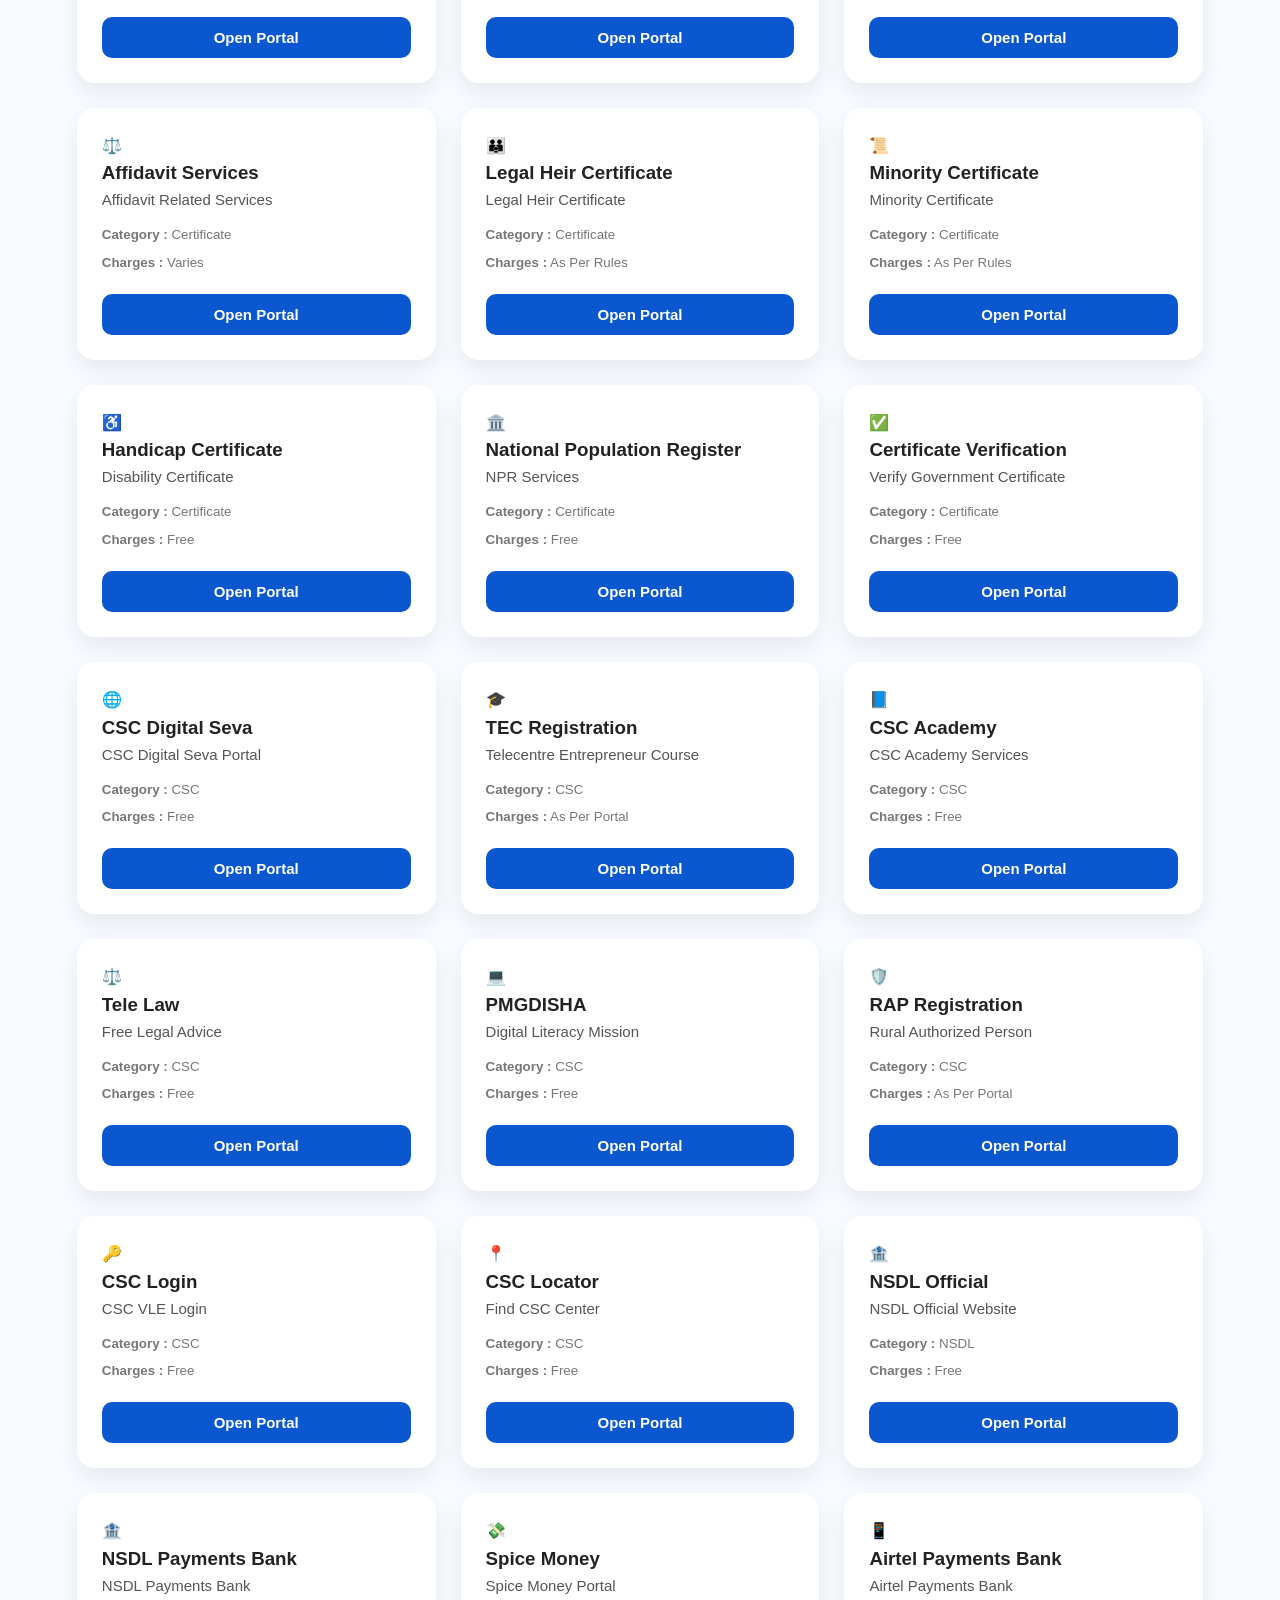
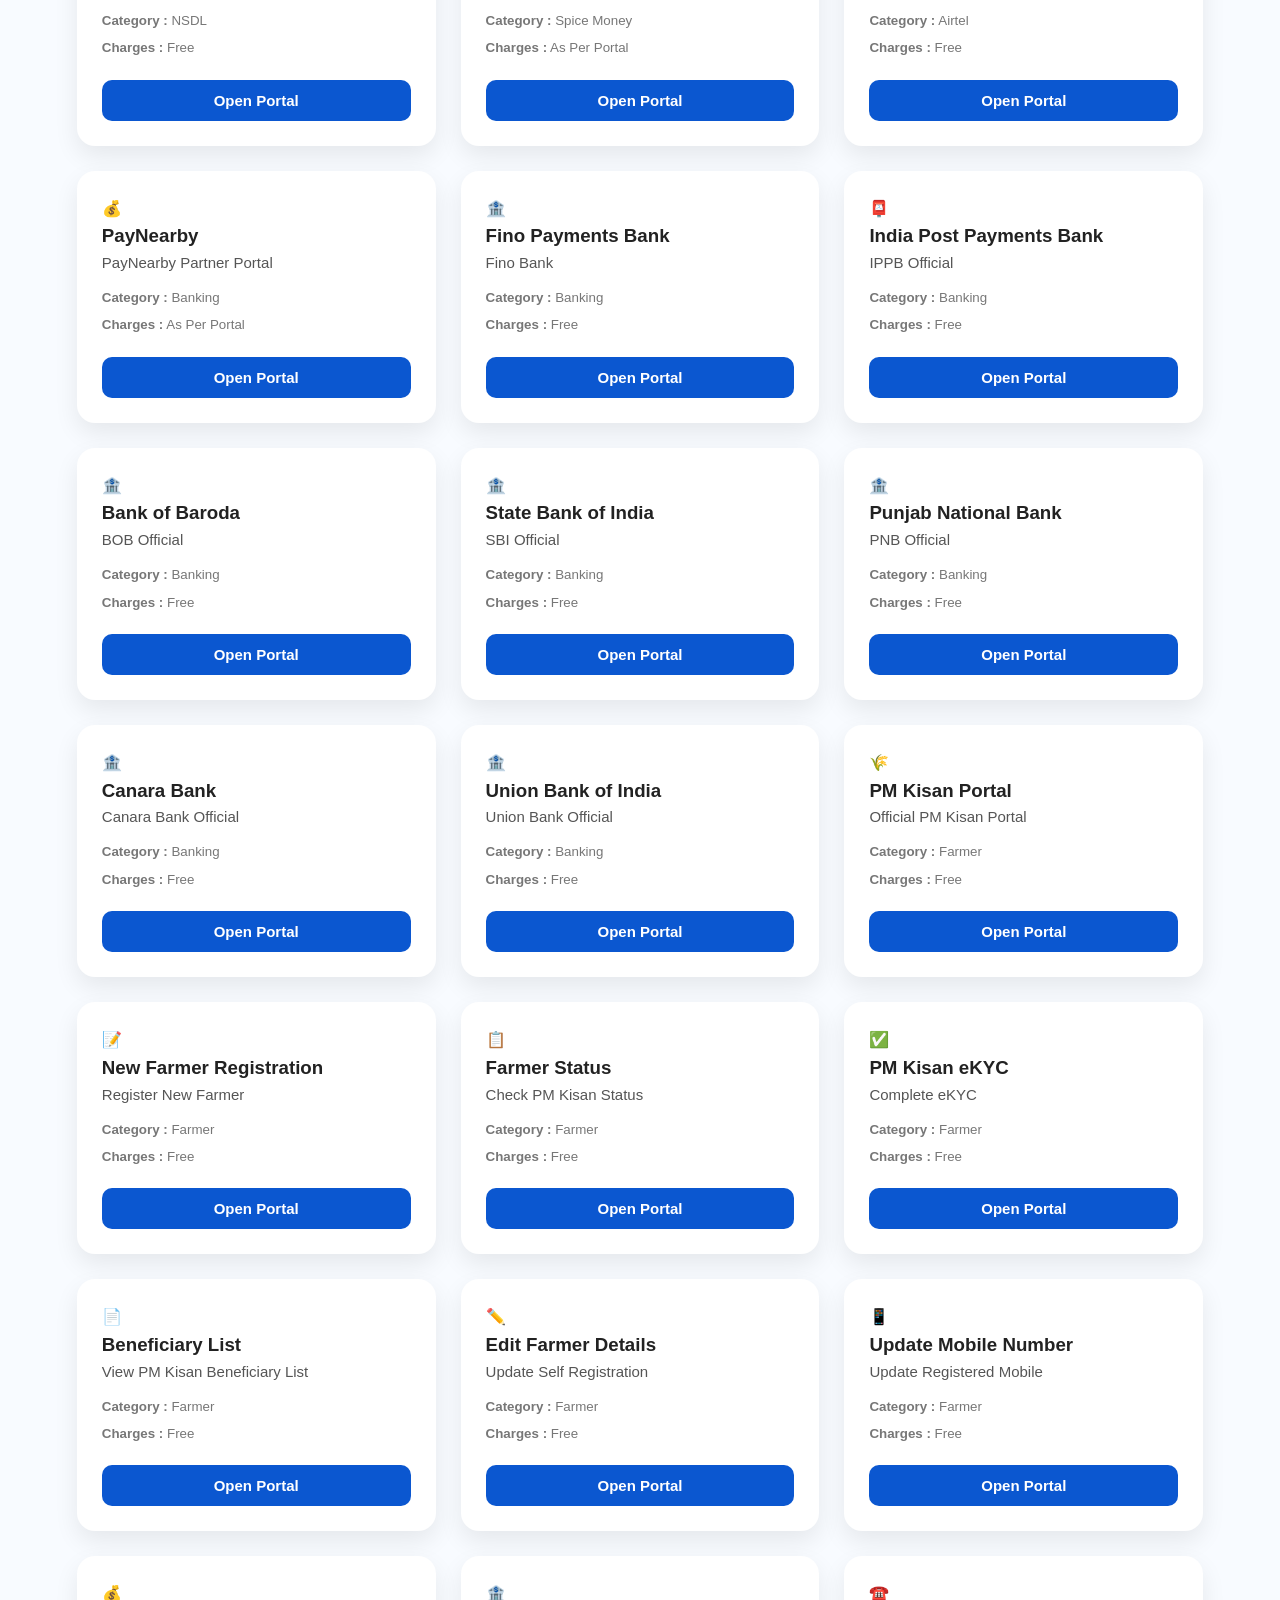
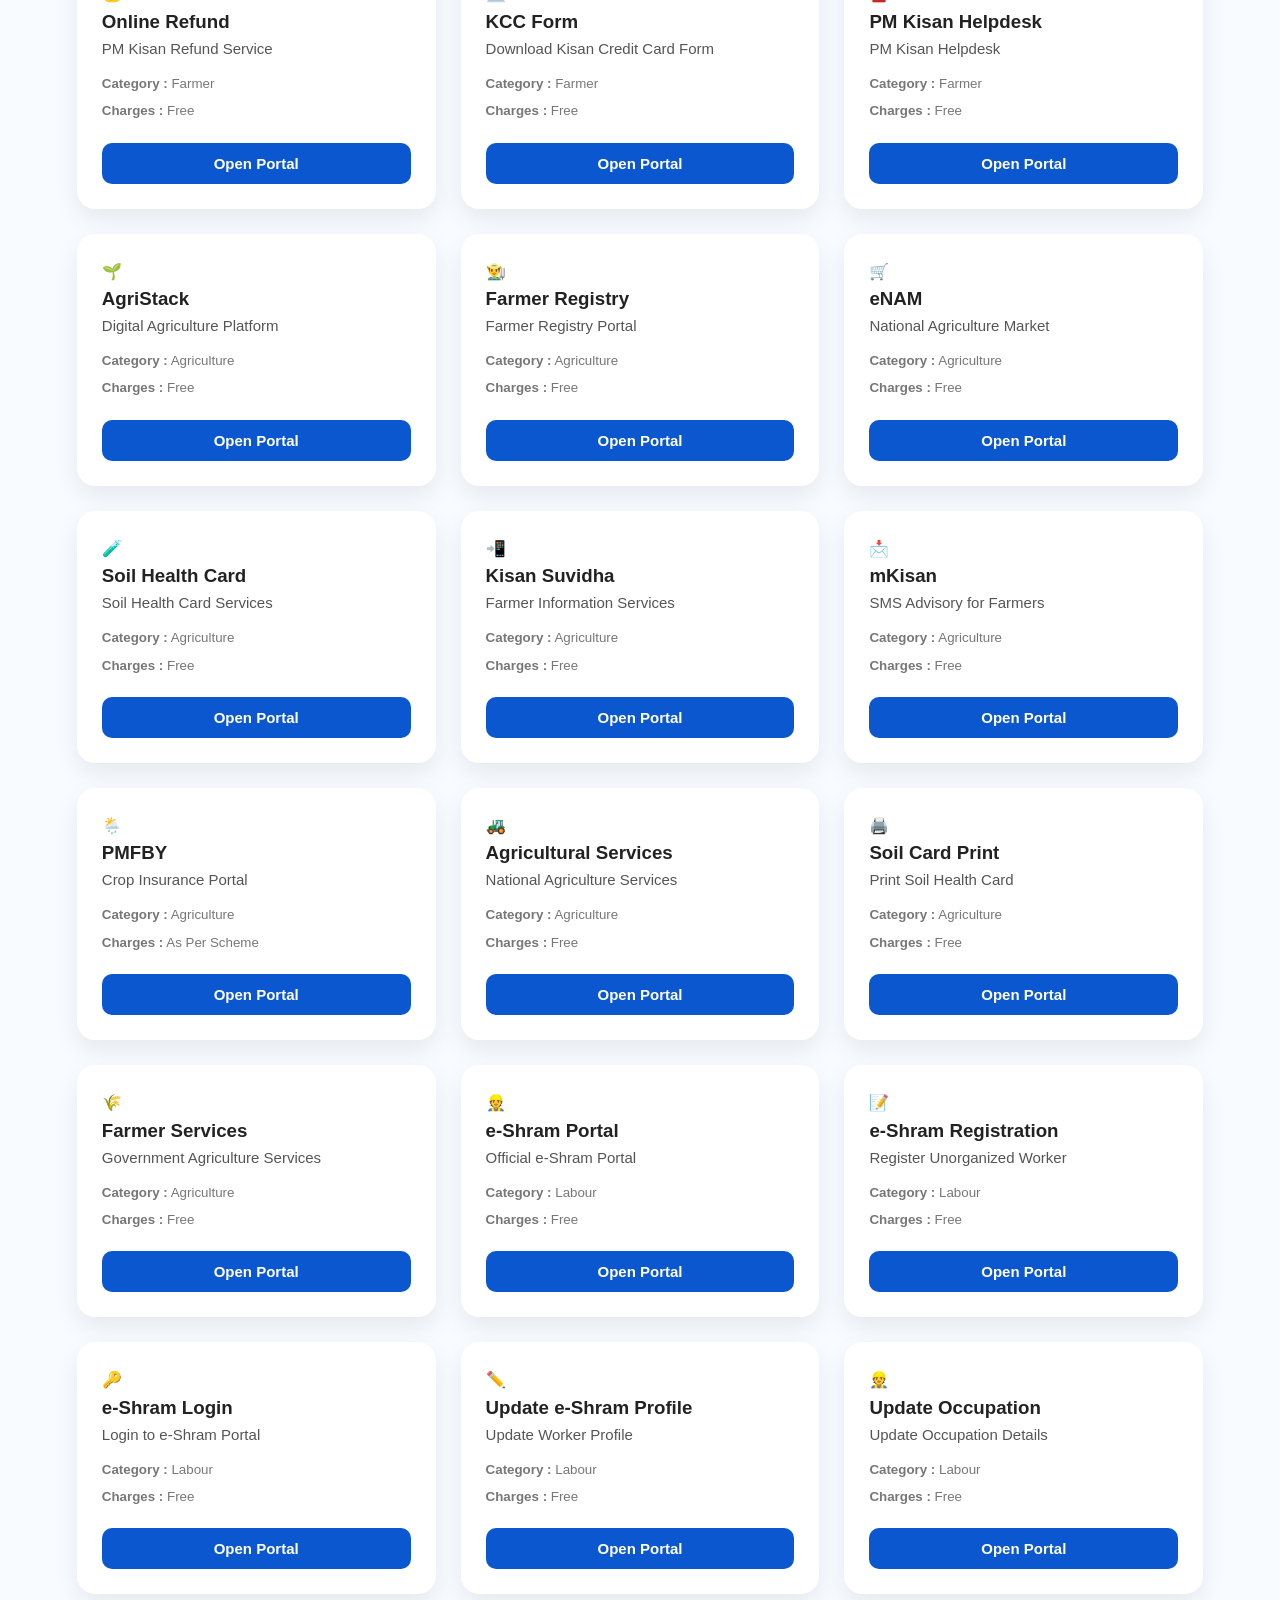
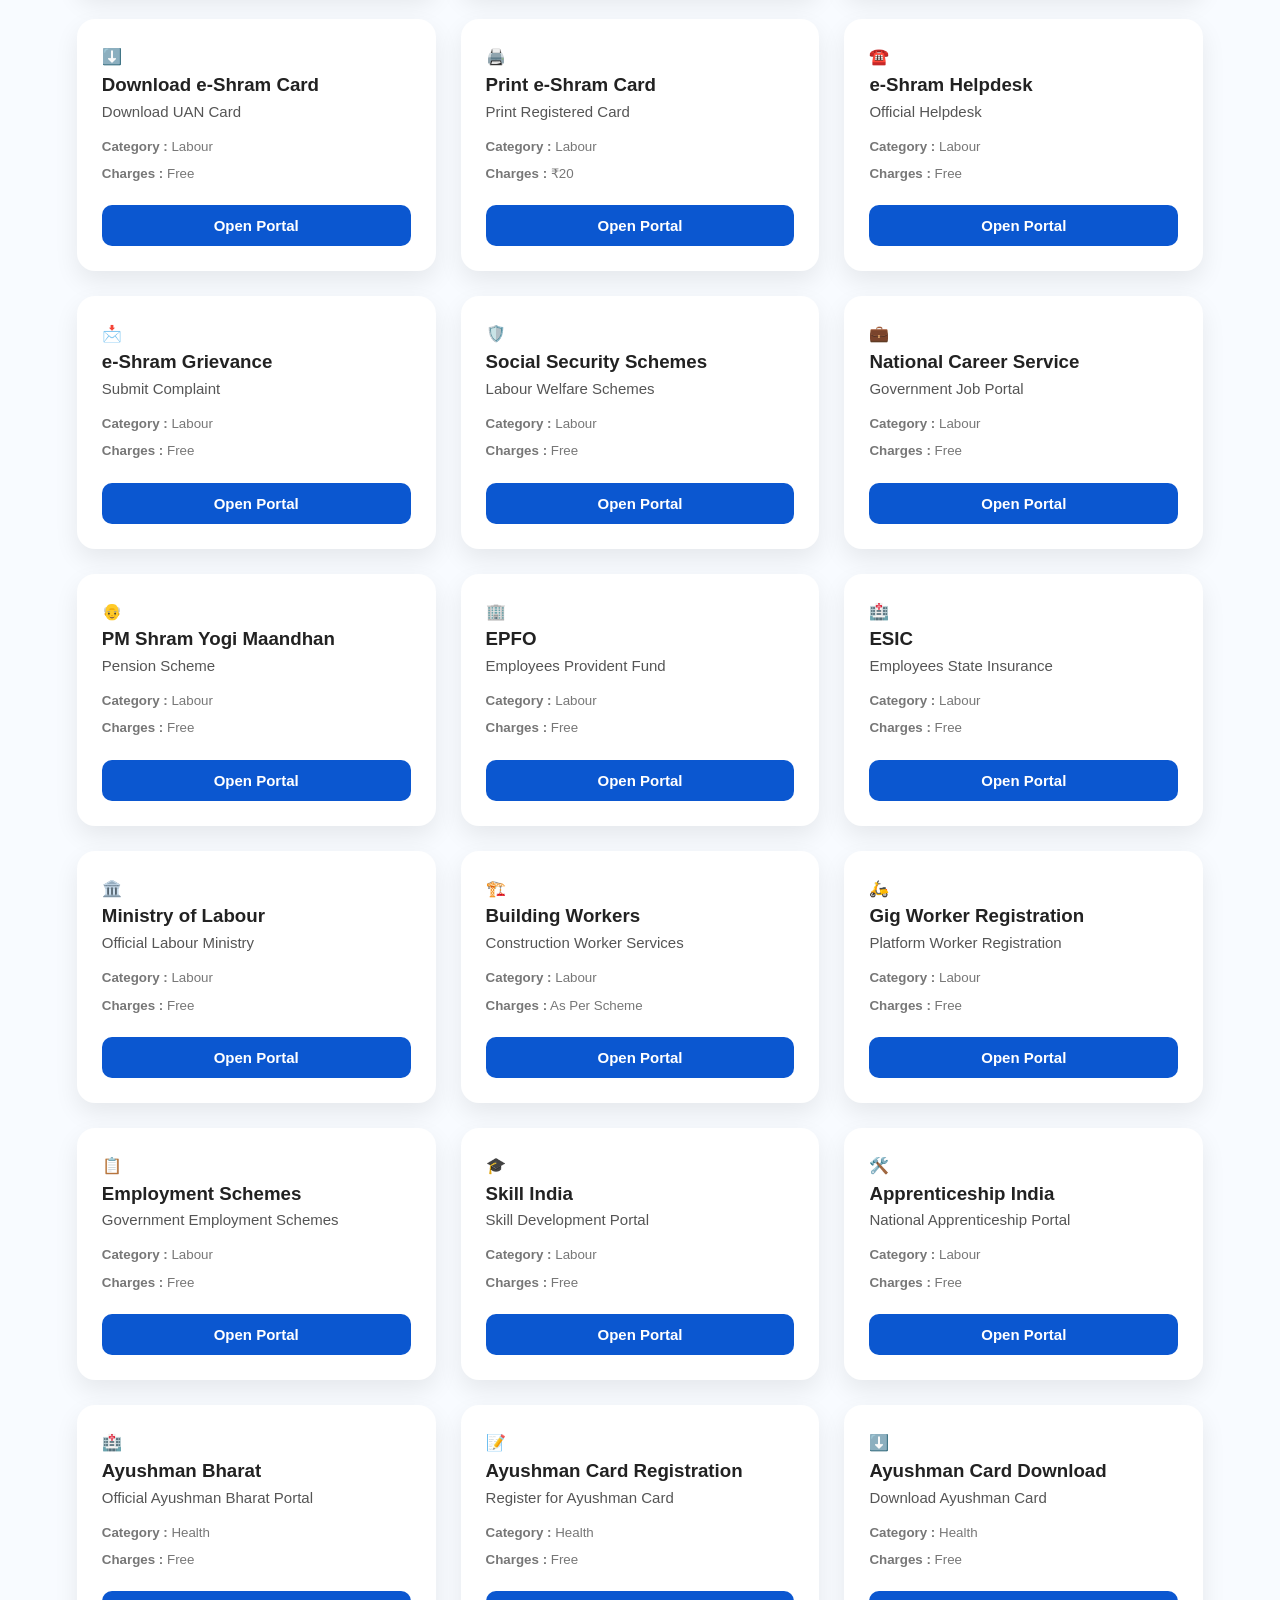
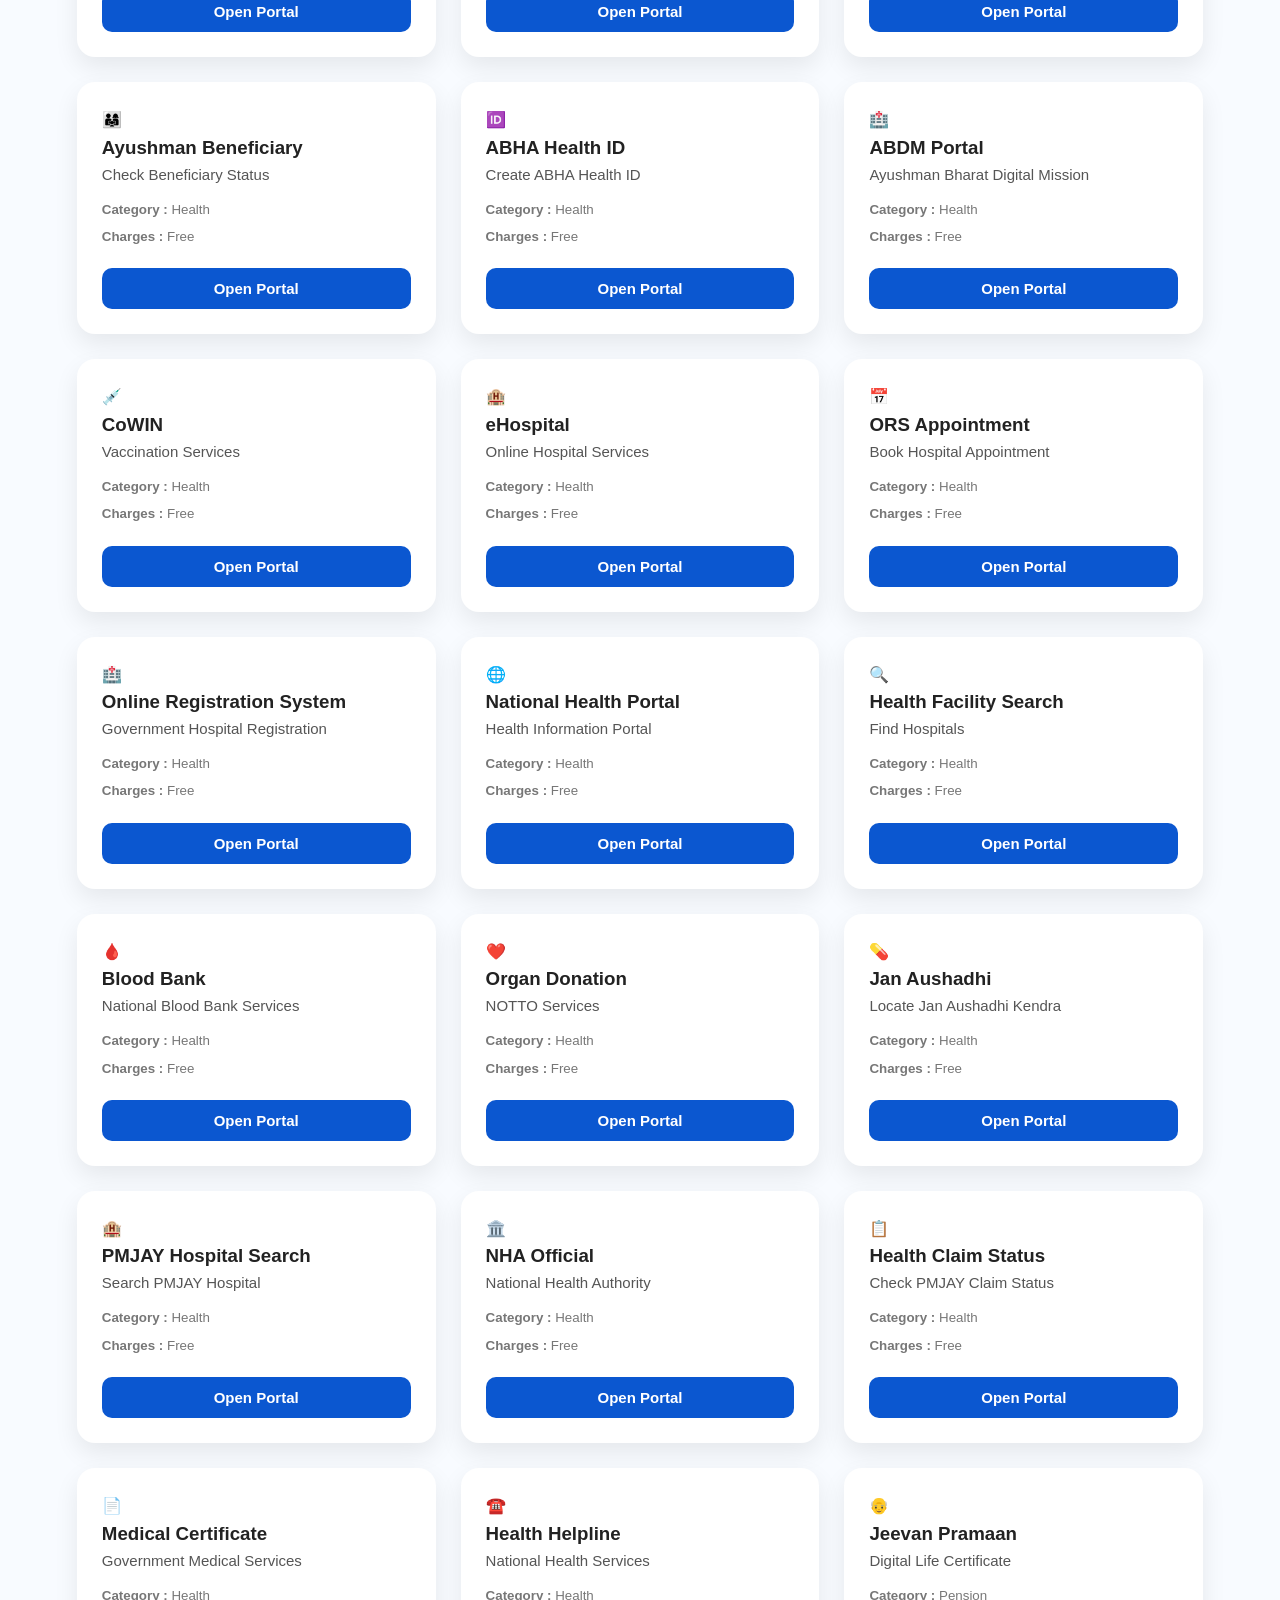
<file: index (1).html>
<!DOCTYPE html>
<html lang="en">

<head>

<meta charset="UTF-8">

<meta name="viewport" content="width=device-width, initial-scale=1.0">

<title>OM COMPUTERS & AINEX SERVICES</title>

<meta name="description" content="Cyber Cafe | CSC | Banking | Aadhaar | PAN | Online Digital Services">

<link rel="stylesheet" href="style.css">

<link rel="stylesheet"
href="https://cdnjs.cloudflare.com/ajax/libs/font-awesome/6.7.2/css/all.min.css">

</head>

<body>

<!-- ===========================
HEADER
=========================== -->
<header>

<div class="logo">

<i class="fa-solid fa-computer"></i>

<div>

<h2>OM COMPUTERS</h2>

<p>& AINEX SERVICES</p>

</div>

</div>

<nav>

<a href="#home">Home</a>

<a href="#services">Services</a>

<a href="#about">About</a>

<a href="#contact">Contact</a>

</nav>

</header>

<!-- ===========================
HERO
=========================== -->

<section class="hero" id="home">

<div class="hero-content">

<h1>

OM COMPUTERS

<span>& AINEX SERVICES</span>

</h1>

<p>

Cyber Cafe • CSC • Banking • Online Services • Digital Solutions

</p>

<div class="search-box">

<input
type="text"
id="searchInput"
placeholder="Search Services...">

<button>

<i class="fa-solid fa-magnifying-glass"></i>

</button>

</div>

<div class="hero-buttons">

<button>Aadhaar</button>

<button>PAN</button>

<button>Banking</button>

<button>Certificate</button>

<button>Passport</button>

<button>Printing</button>

</div>

</div>

</section>

<!-- ===========================
STATS
=========================== -->

<section class="stats">

<div class="stat-card">

<h2>500+</h2>

<p>Services</p>

</div>

<div class="stat-card">

<h2>50+</h2>

<p>Categories</p>

</div>

<div class="stat-card">

<h2>100%</h2>

<p>Trusted</p>

</div>

</section>

<!-- ===========================
ALL SERVICES
=========================== -->

<section class="services" id="services">

<h2>All Services</h2>

<p class="section-title">
Search and access all available digital services.
</p>

<div id="servicesContainer" class="services-grid">

<!-- data.js se automatic services yaha load hongi -->

</div>

</section>

<!-- ===========================
ABOUT
=========================== -->

<section class="about" id="about">

<h2>About OM COMPUTERS</h2>

<p>

OM COMPUTERS & AINEX SERVICES is your trusted Cyber Cafe and Digital Service Center. We provide Aadhaar, PAN Card, Banking, CSC, Printing, Passport, Government Forms, Online Applications and many other digital services under one roof with fast and secure support.

</p>

</section>
<!-- ===========================
CONTACT
=========================== -->

<section class="contact" id="contact">

<h2>Contact Us</h2>

<div class="contact-card">

<p>
<i class="fa-solid fa-location-dot"></i>
OM COMPUTERS & AINEX SERVICES
</p>

<p>
<i class="fa-solid fa-phone"></i>
9236414171
</p>

<p>
<i class="fa-solid fa-envelope"></i>
omcomputers.online@gmail.com
</p>

<p>
<i class="fa-solid fa-clock"></i>
Open: Monday - Sunday | 8:00 AM - 8:00 PM
</p>

</div>

</section>

<!-- ===========================
FLOATING BUTTONS
=========================== -->

<a href="tel:9236414171" class="floating-call">

<i class="fa-solid fa-phone"></i>

</a>

<a href="https://wa.me/919236414171"

target="_blank"

class="floating-whatsapp">

<i class="fa-brands fa-whatsapp"></i>

</a>

<!-- ===========================
FOOTER
=========================== -->

<footer>

<div class="footer-content">

<h2>OM COMPUTERS & AINEX SERVICES</h2>

<p>

Cyber Cafe • CSC • Banking • Aadhaar • PAN • Online Digital Services

</p>

<div class="footer-links">

<a href="#home">Home</a>

<a href="#categories">Categories</a>

<a href="#services">Services</a>

<a href="#about">About</a>

<a href="#contact">Contact</a>

</div>

<p class="copyright">

© 2026 OM COMPUTERS & AINEX SERVICES. All Rights Reserved.

</p>

</div>

</footer>

<!-- ===========================
JAVASCRIPT FILES
=========================== -->

<script src="data.js"></script>
<script src="script.js"></script>
<script src="data.js"></script>
<script src="script.js"></script>

<!-- YAHAN PASTE KARNA HAI -->
<!-- ===== OTHER SITES POPUP ===== -->

<style>
#otherSitesBtn{
position:fixed;
left:20px;
bottom:100px;
background:#0b57d0;
color:#fff;
padding:12px 18px;
border-radius:30px;
font-weight:bold;
cursor:pointer;
z-index:99999;
box-shadow:0 5px 15px rgba(0,0,0,.3);
}

#otherPopup{
display:none;
position:fixed;
top:0;
left:0;
width:100%;
height:100%;
background:rgba(0,0,0,.6);
z-index:999999;
}

#popupBox{
background:#fff;
width:90%;
max-width:500px;
margin:40px auto;
padding:20px;
border-radius:15px;
max-height:85%;
overflow:auto;
}

#popupBox h2{
text-align:center;
margin-bottom:20px;
color:#0b57d0;
}

#popupBox a{
display:block;
padding:12px;
margin:10px 0;
background:#f5f5f5;
border-radius:8px;
text-decoration:none;
color:#222;
font-weight:bold;
}

#popupBox a:hover{
background:#0b57d0;
color:#fff;
}

#closePopup{
margin-top:20px;
width:100%;
padding:12px;
background:red;
color:#fff;
border:none;
border-radius:8px;
font-size:16px;
cursor:pointer;
}
</style>

<div id="otherSitesBtn">🌐</div>

<div id="otherPopup">

<div id="popupBox">

<h2>🌐</h2>

<a href="https://www.omcomputers.online" target="_blank">
🫡 CLICK HEAR 👈
</a>

<button id="closePopup">❌ Close</button>

</div>

</div>

<script>
const popup=document.getElementById("otherPopup");

document.getElementById("otherSitesBtn").onclick=function(){
popup.style.display="block";
};

document.getElementById("closePopup").onclick=function(){
popup.style.display="none";
};

popup.onclick=function(e){
if(e.target===popup){
popup.style.display="none";
}
};
</script>

<!-- ===== END OTHER SITES POPUP ===== -->
</body>
</html>
</file>
<file: style.css>
/* ==========================================
   OM COMPUTERS & AINEX SERVICES
   Version 5
========================================== */

*{
margin:0;
padding:0;
box-sizing:border-box;
font-family:'Segoe UI',Arial,sans-serif;
}

html{
scroll-behavior:smooth;
}

body{
background:#f5f8fc;
color:#222;
line-height:1.6;
}

/* =========================
   Header
========================= */

header{
position:sticky;
top:0;
left:0;
width:100%;
background:#0b57d0;
padding:15px 6%;
display:flex;
justify-content:space-between;
align-items:center;
z-index:999;
box-shadow:0 5px 15px rgba(0,0,0,.15);
}

.logo{
display:flex;
align-items:center;
gap:12px;
color:#fff;
}

.logo i{
font-size:34px;
}

.logo h2{
font-size:24px;
}

.logo p{
font-size:13px;
opacity:.9;
}

nav{
display:flex;
gap:30px;
}

nav a{
color:#fff;
text-decoration:none;
font-weight:600;
transition:.3s;
}

nav a:hover{
color:#ffd54f;
}

/* =========================
   Hero
========================= */

.hero{
padding:90px 6%;
background:linear-gradient(135deg,#0b57d0,#1976d2,#42a5f5);
text-align:center;
color:#fff;
}

.hero h1{
font-size:58px;
font-weight:800;
margin-bottom:15px;
}

.hero h1 span{
display:block;
color:#ffd54f;
}

.hero p{
font-size:20px;
margin-bottom:35px;
}

/* =========================
   Search Box
========================= */

.search-box{
max-width:700px;
margin:auto;
display:flex;
background:#fff;
border-radius:50px;
overflow:hidden;
box-shadow:0 10px 25px rgba(0,0,0,.15);
}

.search-box input{
flex:1;
padding:18px;
border:none;
outline:none;
font-size:16px;
}

.search-box button{
width:70px;
border:none;
background:#0b57d0;
color:#fff;
font-size:22px;
cursor:pointer;
}

/* =========================
   Hero Buttons
========================= */

.hero-buttons{
margin-top:35px;
display:flex;
justify-content:center;
flex-wrap:wrap;
gap:15px;
}

.hero-buttons button{
padding:12px 24px;
border:none;
border-radius:30px;
background:#fff;
color:#0b57d0;
font-weight:bold;
cursor:pointer;
transition:.3s;
}

.hero-buttons button:hover{
background:#ffd54f;
transform:translateY(-5px);
}

/* =========================
   Statistics
========================= */

.stats{
padding:70px 6%;
display:grid;
grid-template-columns:repeat(auto-fit,minmax(220px,1fr));
gap:25px;
}

.stat-card{
background:#fff;
padding:30px;
border-radius:18px;
text-align:center;
box-shadow:0 8px 20px rgba(0,0,0,.08);
transition:.3s;
}

.stat-card:hover{
transform:translateY(-8px);
}

.stat-card h2{
font-size:42px;
color:#0b57d0;
margin-bottom:10px;
}

.stat-card p{
color:#666;
font-size:18px;
}
/* =========================
   Section Heading
========================= */

section{
padding:70px 6%;
}

section h2{
text-align:center;
font-size:38px;
color:#0b57d0;
margin-bottom:10px;
}

.section-title{
text-align:center;
color:#666;
margin-bottom:40px;
font-size:17px;
}

/* =========================
   Categories
========================= */

.category-grid{
display:grid;
grid-template-columns:repeat(auto-fit,minmax(180px,1fr));
gap:25px;
}

.category-card{
background:#fff;
padding:30px 20px;
border-radius:18px;
text-align:center;
font-size:42px;
cursor:pointer;
transition:.35s;
box-shadow:0 10px 25px rgba(0,0,0,.08);
border:2px solid transparent;
}

.category-card h3{
font-size:18px;
margin-top:15px;
color:#222;
}

.category-card:hover{
transform:translateY(-10px);
border-color:#0b57d0;
background:#eef6ff;
}

/* =========================
   Services
========================= */

.services{
background:#f8fbff;
}

.services-grid{
display:grid;
grid-template-columns:repeat(auto-fit,minmax(300px,1fr));
gap:25px;
}

.service-card{
background:#fff;
border-radius:18px;
padding:25px;
box-shadow:0 10px 25px rgba(0,0,0,.08);
transition:.35s;
}

.service-card:hover{
transform:translateY(-8px);
}

.service-card .icon

.service-card h3{
font-size:20px;
margin-bottom:12px;
color:#0b57d0;
}

.service-card p{
font-size:15px;
color:#555;
margin-bottom:12px;
}

.service-card small{
display:block;
margin:6px 0;
color:#777;
}

.portalBtn{
margin-top:15px;
width:100%;
padding:12px;
border:none;
border-radius:10px;
background:#0b57d0;
color:#fff;
font-size:15px;
font-weight:600;
cursor:pointer;
transition:.3s;
}

.portalBtn:hover{
background:#0848ae;
}

/* =========================
   Popular Services
========================= */

.popular-services{
background:#eef5ff;
}

.popular-grid{
display:grid;
grid-template-columns:repeat(auto-fit,minmax(250px,1fr));
gap:25px;
}

.popular-card{
background:#fff;
padding:25px;
border-radius:18px;
text-align:center;
box-shadow:0 10px 25px rgba(0,0,0,.08);
transition:.35s;
}

.popular-card:hover{
background:#0b57d0;
color:#fff;
transform:translateY(-8px);
}

.popular-card h3{
margin:15px 0 10px;
}

/* =========================
   About
========================= */

.about{
background:#fff;
}

.about p{
max-width:900px;
margin:auto;
text-align:center;
font-size:17px;
line-height:1.8;
color:#555;
}
/* =========================
   Contact
========================= */

.contact{
background:#eef5ff;
}

.contact-card{
max-width:700px;
margin:40px auto 0;
background:#fff;
padding:35px;
border-radius:20px;
box-shadow:0 10px 25px rgba(0,0,0,.08);
}

.contact-card p{
font-size:18px;
margin:18px 0;
color:#444;
}

.contact-card i{
color:#0b57d0;
margin-right:10px;
}

/* =========================
   Footer
========================= */

footer{
background:#081c3a;
color:#fff;
padding:50px 6% 25px;
text-align:center;
}

.footer-content h2{
font-size:28px;
margin-bottom:15px;
}

.footer-content p{
color:#ddd;
margin:10px 0;
}

.footer-links{
display:flex;
justify-content:center;
flex-wrap:wrap;
gap:20px;
margin:25px 0;
}

.footer-links a{
color:#fff;
text-decoration:none;
font-weight:600;
transition:.3s;
}

.footer-links a:hover{
color:#ffd54f;
}

.copyright{
margin-top:20px;
font-size:14px;
color:#bbb;
}

/* =========================
   Floating Buttons
========================= */

.floating-call,
.floating-whatsapp{
position:fixed;
right:20px;
width:60px;
height:60px;
border-radius:50%;
display:flex;
align-items:center;
justify-content:center;
text-decoration:none;
font-size:24px;
color:#fff;
box-shadow:0 10px 25px rgba(0,0,0,.25);
transition:.3s;
z-index:999;
}

.floating-call{
bottom:100px;
background:#0b57d0;
}

.floating-whatsapp{
bottom:25px;
background:#25D366;
}

.floating-call:hover,
.floating-whatsapp:hover{
transform:scale(1.08);
}

/* =========================
   Responsive
========================= */

@media(max-width:992px){

header{
flex-direction:column;
gap:15px;
padding:15px 20px;
}

nav{
flex-wrap:wrap;
justify-content:center;
gap:18px;
}

.hero h1{
font-size:42px;
}

}

@media(max-width:768px){

.hero{
padding:70px 20px;
}

.hero h1{
font-size:34px;
}

.hero p{
font-size:16px;
}

.search-box{
width:100%;
}

.stats,
.category-grid,
.services-grid,
.popular-grid{
grid-template-columns:1fr;
}

.hero-buttons{
gap:10px;
}

.hero-buttons button{
padding:10px 16px;
font-size:14px;
}

.contact-card{
padding:25px;
}

.contact-card p{
font-size:16px;
}

.floating-call,
.floating-whatsapp{
width:55px;
height:55px;
font-size:20px;
}

}

@media(max-width:480px){

.logo h2{
font-size:18px;
}

.logo p{
font-size:11px;
}

nav a{
font-size:14px;
}

section h2{
font-size:28px;
}

.service-card,
.category-card,
.popular-card{
padding:20px;
}

.stat-card h2{
font-size:34px;
}

}
</file>
